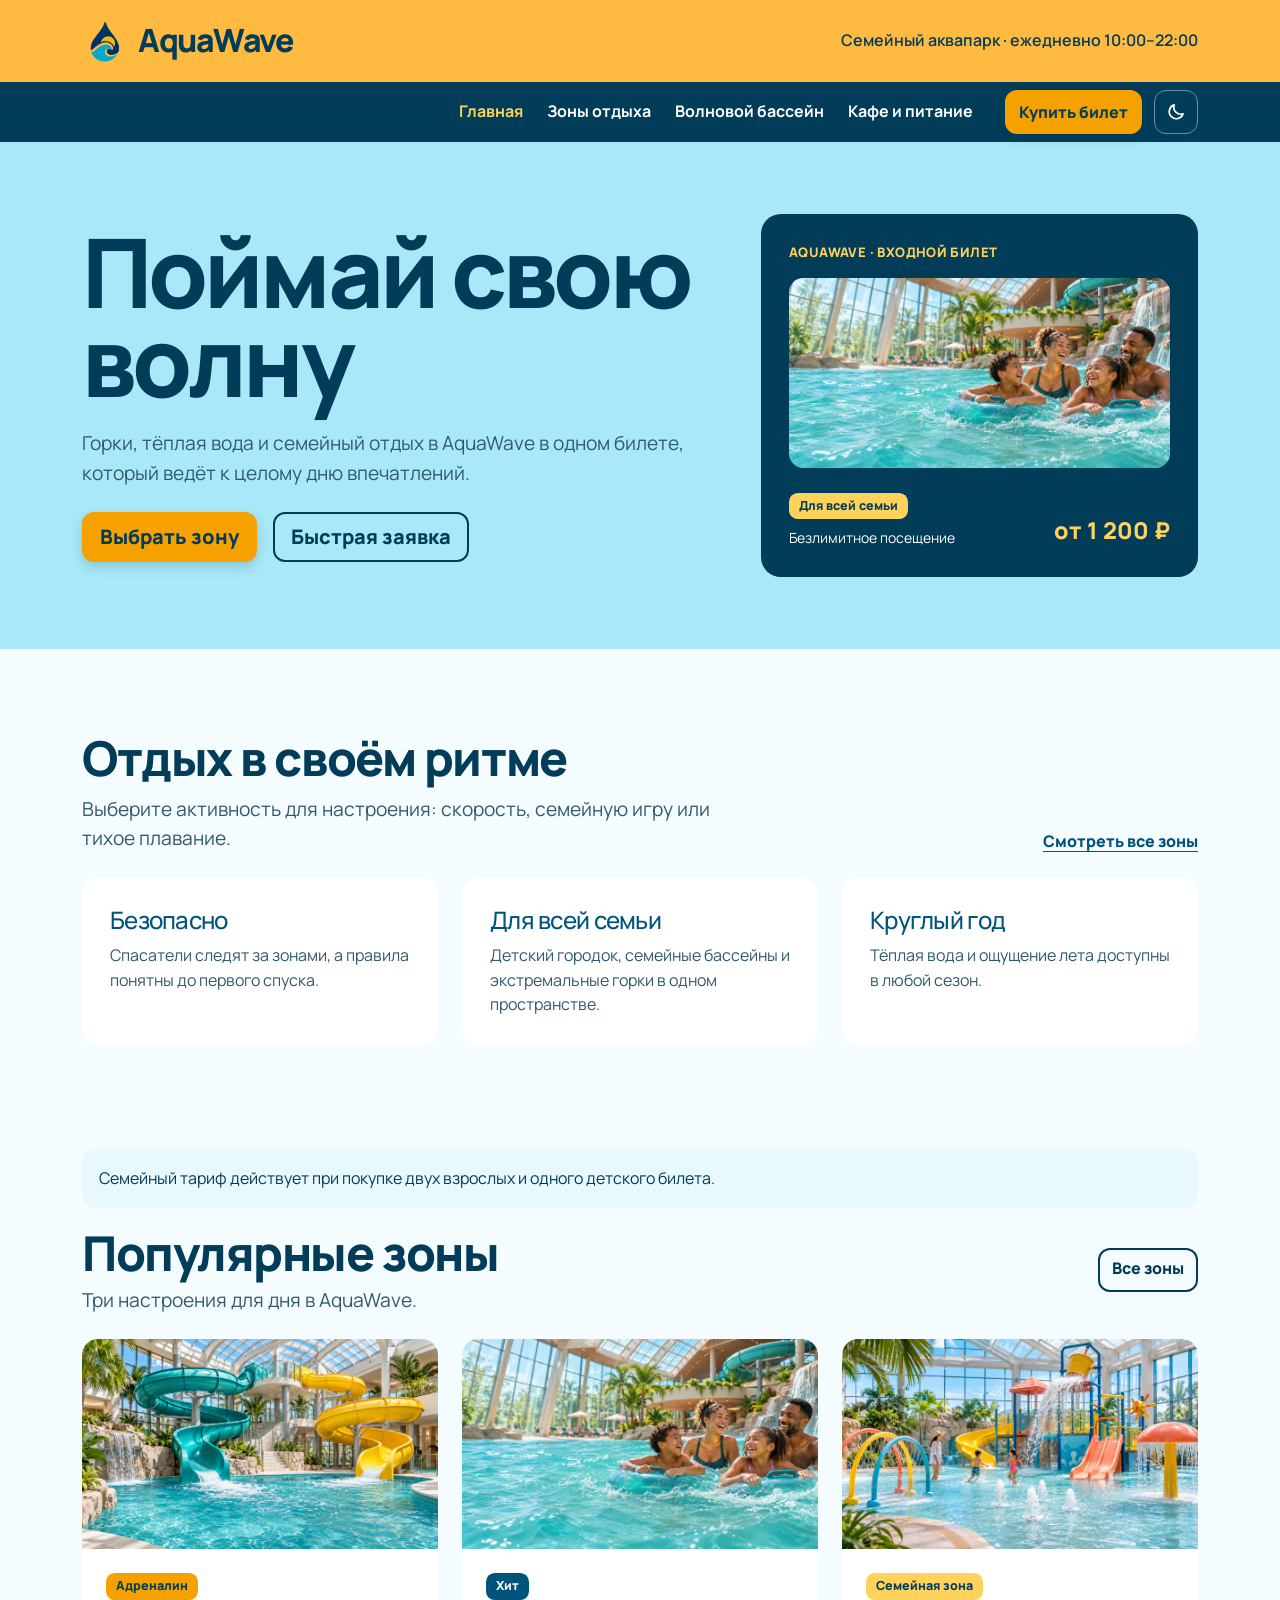
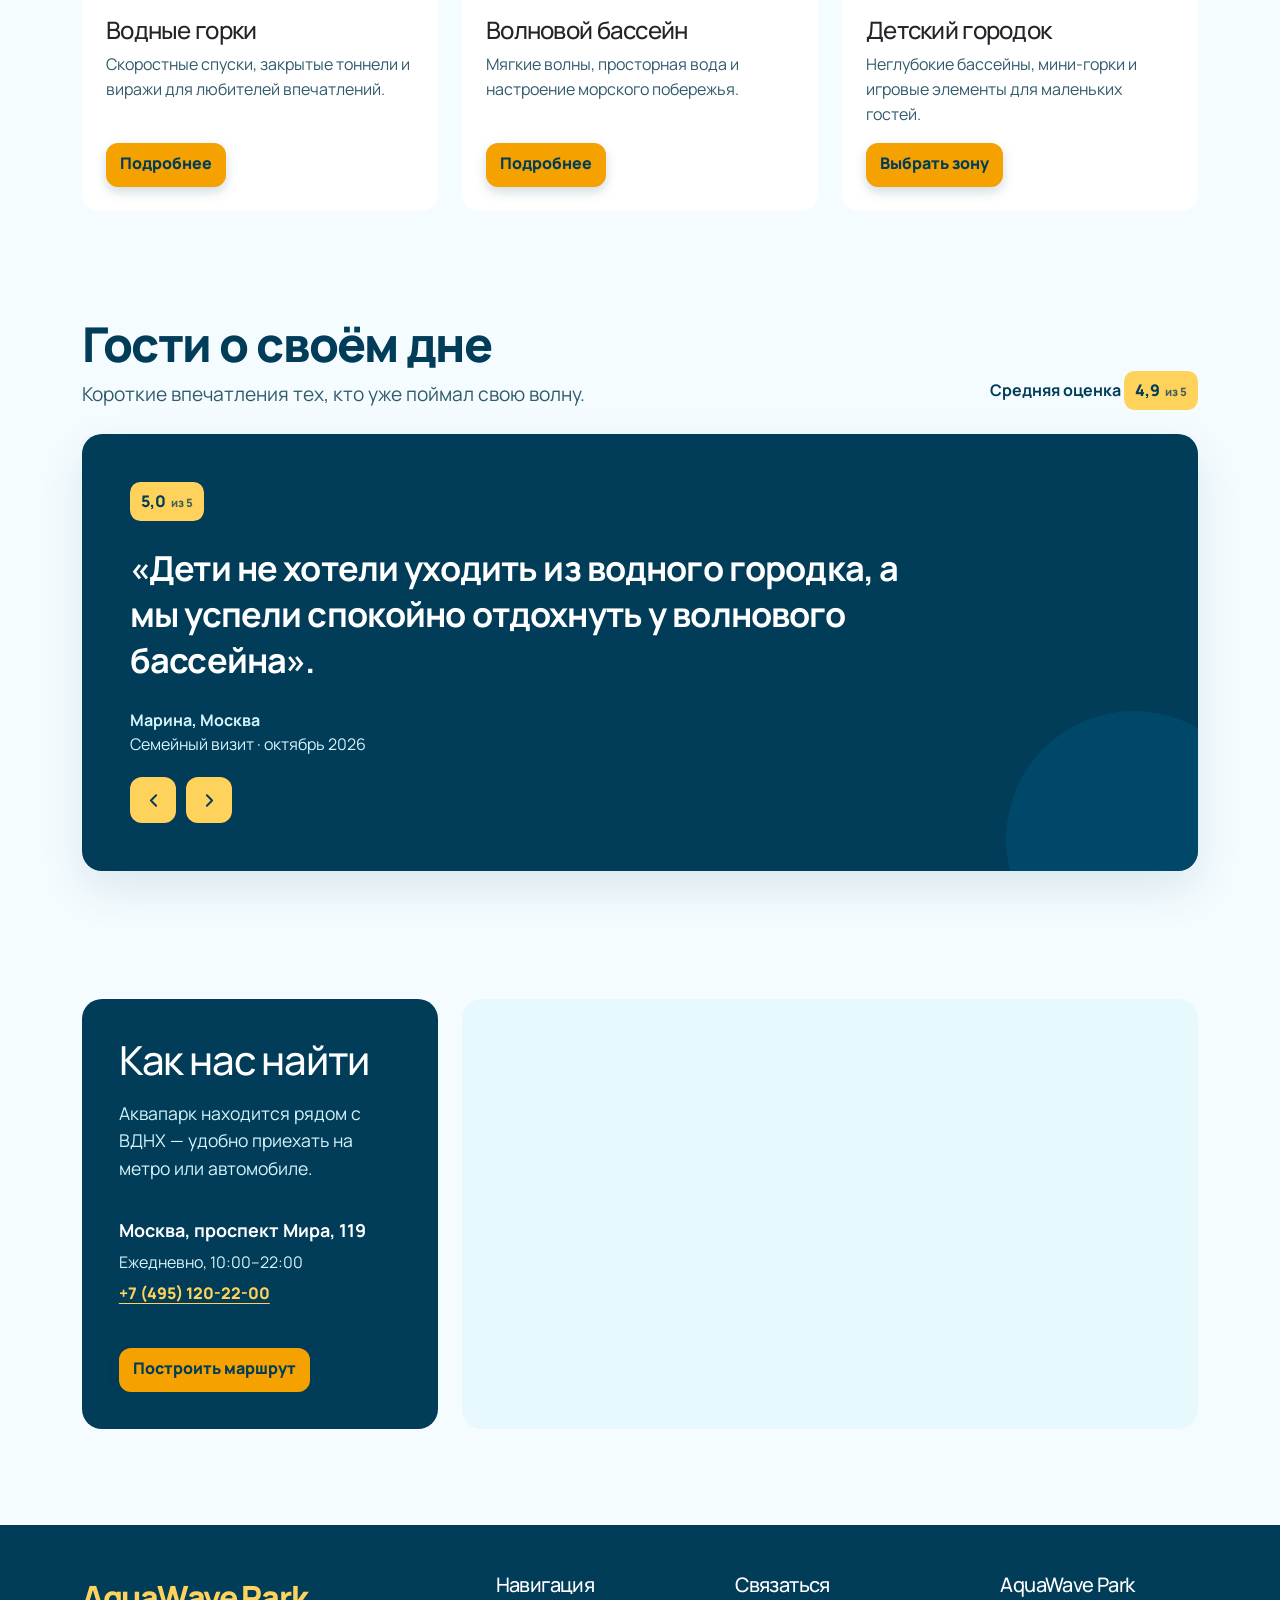
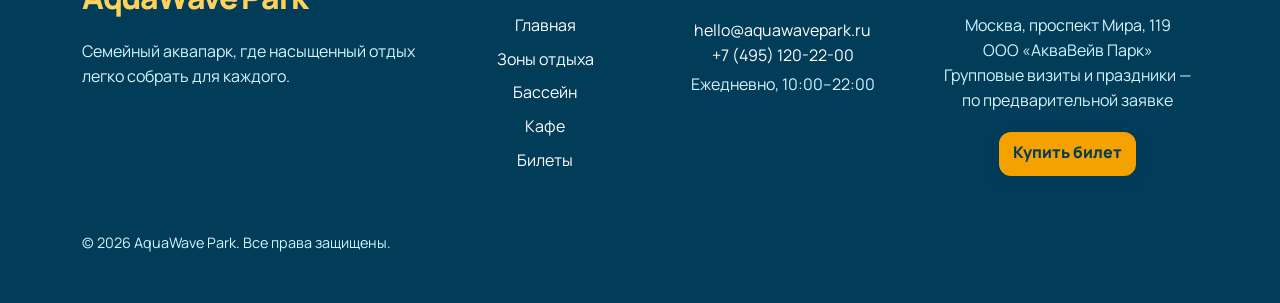
<file: index.html>
<!DOCTYPE html>
<html lang="ru">
<head>
  <meta charset="UTF-8">
  <meta name="viewport" content="width=device-width, initial-scale=1.0">
  <meta name="description" content="AquaWave: семейный аквапарк с горками, бассейнами и зонами отдыха.">
  <title>AquaWave: семейный аквапарк</title>
  <script>document.documentElement.dataset.theme=localStorage.getItem('aquawave-theme')||'light';</script>
  <link rel="preconnect" href="https://fonts.googleapis.com">
  <link rel="preconnect" href="https://fonts.gstatic.com" crossorigin>
  <link href="https://fonts.googleapis.com/css2?family=Manrope:wght@400;500;600;700;800&display=swap" rel="stylesheet">
  <link href="https://cdn.jsdelivr.net/npm/bootstrap@5.3.3/dist/css/bootstrap.min.css" rel="stylesheet">
  <link rel="stylesheet" href="css/custom.css">
</head>
<body id="top">
  <header class="site-header py-3">
    <div class="container">
      <div class="d-flex flex-column flex-md-row justify-content-between align-items-md-center gap-2">
        <a class="site-brand text-decoration-none" href="index.html"><img class="site-logo" src="assets/images/aquawave-logo.png" alt="" width="48" height="48" aria-hidden="true">AquaWave</a>
        <p class="mb-0 fw-semibold">Семейный аквапарк · ежедневно 10:00–22:00</p>
      </div>
    </div>
  </header>

  <nav class="navbar navbar-expand-lg navbar-dark site-navbar" aria-label="Основная навигация">
    <div class="container">
      <a class="navbar-brand d-lg-none fw-bold" href="index.html"><img class="site-logo site-logo--mobile" src="assets/images/aquawave-logo.png" alt="" width="36" height="36" aria-hidden="true">AquaWave</a>
      <button class="navbar-toggler" type="button" data-bs-toggle="collapse" data-bs-target="#mainNavbar" aria-controls="mainNavbar" aria-expanded="false" aria-label="Открыть меню">
        <span class="navbar-toggler-icon"></span>
      </button>
      <div class="collapse navbar-collapse" id="mainNavbar">
        <ul class="navbar-nav ms-auto align-items-lg-center gap-lg-2">
          <li class="nav-item"><a class="nav-link active" aria-current="page" href="index.html">Главная</a></li>
          <li class="nav-item"><a class="nav-link" href="catalog.html">Зоны отдыха</a></li>
          <li class="nav-item"><a class="nav-link" href="product.html">Волновой бассейн</a></li>
          <li class="nav-item"><a class="nav-link" href="cafe.html">Кафе и питание</a></li>
          <li class="nav-item"><a class="nav-link" href="order.html">Заявка</a></li>
          <li class="nav-item ms-lg-2"><button class="btn btn-wave-light" type="button" data-bs-toggle="modal" data-bs-target="#quickOrderModal">Купить билет</button></li>
        </ul>
      </div>
    </div>
  </nav>

  <main>
    <section class="container-fluid site-hero py-5 px-3" aria-labelledby="hero-title">
      <div class="container py-lg-4">
        <div class="row align-items-center g-5">
          <div class="col-12 col-lg-7 reveal">
            <h1 class="hero-title mb-4" id="hero-title">Поймай свою волну</h1>
            <p class="hero-text mb-4">Горки, тёплая вода и семейный отдых в AquaWave в одном билете, который ведёт к целому дню впечатлений.</p>
            <div class="d-flex flex-column flex-sm-row gap-3">
              <a class="btn btn-wave-primary btn-lg" href="catalog.html">Выбрать зону</a>
              <button class="btn btn-wave-outline btn-lg" type="button" data-bs-toggle="modal" data-bs-target="#quickOrderModal">Быстрая заявка</button>
            </div>
          </div>
          <div class="col-12 col-lg-5 reveal">
            <div class="ticket-card mx-auto">
              <p class="ticket-label">AquaWave · входной билет</p>
              <img class="ticket-image" src="assets/images/aquawave-hero.png" alt="Семья отдыхает в аквапарке AquaWave" width="960" height="640">
              <div class="d-flex justify-content-between align-items-end gap-3 mt-4">
                <div><span class="badge badge-family">Для всей семьи</span><p class="mb-0 mt-2 small">Безлимитное посещение</p></div>
                <p class="ticket-price mb-0">от 1 200 ₽</p>
              </div>
            </div>
          </div>
        </div>
      </div>
    </section>

    <section class="container section-space" aria-labelledby="advantages-title">
      <div class="row align-items-end g-4 mb-4">
        <div class="col-lg-7">
          <h2 id="advantages-title">Отдых в своём ритме</h2>
          <p class="section-lead mb-0">Выберите активность для настроения: скорость, семейную игру или тихое плавание.</p>
        </div>
        <div class="col-lg-5 text-lg-end"><a class="link-wave" href="catalog.html">Смотреть все зоны</a></div>
      </div>
      <div class="row g-4">
        <div class="col-12 col-md-4"><article class="feature-panel h-100 reveal"><h3 class="h4">Безопасно</h3><p class="mb-0">Спасатели следят за зонами, а правила понятны до первого спуска.</p></article></div>
        <div class="col-12 col-md-4"><article class="feature-panel h-100 reveal"><h3 class="h4">Для всей семьи</h3><p class="mb-0">Детский городок, семейные бассейны и экстремальные горки в одном пространстве.</p></article></div>
        <div class="col-12 col-md-4"><article class="feature-panel h-100 reveal"><h3 class="h4">Круглый год</h3><p class="mb-0">Тёплая вода и ощущение лета доступны в любой сезон.</p></article></div>
      </div>
    </section>

    <section class="container section-space" aria-labelledby="zones-title">
      <div class="alert alert-wave reveal" role="alert">Семейный тариф действует при покупке двух взрослых и одного детского билета.</div>
      <div class="d-flex flex-column flex-sm-row justify-content-between align-items-sm-center gap-3 mb-4">
        <div><h2 class="mb-1" id="zones-title">Популярные зоны</h2><p class="section-lead mb-0">Три настроения для дня в AquaWave.</p></div>
        <a class="btn btn-wave-outline" href="catalog.html">Все зоны</a>
      </div>
      <div class="row g-4">
        <div class="col-12 col-md-6 col-lg-4"><article class="card zone-card h-100 reveal"><img class="card-img-top zone-image" src="assets/images/aquawave-slides.png" alt="Водные горки AquaWave" width="800" height="480" loading="lazy"><div class="card-body d-flex flex-column p-4"><span class="badge badge-orange align-self-start mb-3">Адреналин</span><h3 class="h4">Водные горки</h3><p class="card-text">Скоростные спуски, закрытые тоннели и виражи для любителей впечатлений.</p><a class="btn btn-wave-outline mt-auto align-self-start" href="product.html">Подробнее</a></div></article></div>
        <div class="col-12 col-md-6 col-lg-4"><article class="card zone-card h-100 reveal"><img class="card-img-top zone-image" src="assets/images/aquawave-hero.png" alt="Семейный отдых в волновом бассейне AquaWave" width="800" height="480" loading="lazy"><div class="card-body d-flex flex-column p-4"><span class="badge badge-blue align-self-start mb-3">Хит</span><h3 class="h4">Волновой бассейн</h3><p class="card-text">Мягкие волны, просторная вода и настроение морского побережья.</p><a class="btn btn-wave-primary mt-auto align-self-start" href="product.html">Подробнее</a></div></article></div>
        <div class="col-12 col-md-6 col-lg-4"><article class="card zone-card h-100 reveal"><img class="card-img-top zone-image" src="assets/images/aquawave-kids.png" alt="Детский водный городок AquaWave" width="800" height="480" loading="lazy"><div class="card-body d-flex flex-column p-4"><span class="badge badge-family align-self-start mb-3">Семейная зона</span><h3 class="h4">Детский городок</h3><p class="card-text">Неглубокие бассейны, мини-горки и игровые элементы для маленьких гостей.</p><a class="btn btn-wave-outline mt-auto align-self-start" href="catalog.html">Выбрать зону</a></div></article></div>
      </div>
    </section>

    <section class="container section-space pb-5" aria-labelledby="reviews-title">
      <div class="row align-items-end g-3 mb-4">
        <div class="col-lg-8"><h2 id="reviews-title">Гости о своём дне</h2><p class="section-lead mb-0">Короткие впечатления тех, кто уже поймал свою волну.</p></div>
        <div class="col-lg-4 text-lg-end"><p class="mb-0 fw-bold">Средняя оценка <span class="review-score">4,9 <small>из 5</small></span></p></div>
      </div>
      <div class="reviews-shell reveal">
        <div id="guestReviews" class="carousel slide" data-bs-ride="carousel" data-bs-interval="7000" data-bs-pause="hover">
          <div class="carousel-inner">
            <article class="carousel-item active">
              <div class="review-slide">
                <span class="review-score" aria-label="Оценка 5 из 5">5,0 <small>из 5</small></span>
                <blockquote class="review-quote">«Дети не хотели уходить из водного городка, а мы успели спокойно отдохнуть у волнового бассейна».</blockquote>
                <p class="review-author mb-0"><strong>Марина, Москва</strong><br><span>Семейный визит · октябрь 2026</span></p>
              </div>
            </article>
            <article class="carousel-item">
              <div class="review-slide">
                <span class="review-score" aria-label="Оценка 4,8 из 5">4,8 <small>из 5</small></span>
                <blockquote class="review-quote">«Горки бодрые, очереди двигались быстро. Особенно понравился закрытый тоннель — вернулись на него трижды».</blockquote>
                <p class="review-author mb-0"><strong>Илья, Химки</strong><br><span>Визит с друзьями · сентябрь 2026</span></p>
              </div>
            </article>
            <article class="carousel-item">
              <div class="review-slide">
                <span class="review-score" aria-label="Оценка 5 из 5">5,0 <small>из 5</small></span>
                <blockquote class="review-quote">«Чисто, тепло и всё рядом: после ленивой реки зашли в кафе, а день завершили в SPA-зоне».</blockquote>
                <p class="review-author mb-0"><strong>Ольга, Балашиха</strong><br><span>Парный визит · август 2026</span></p>
              </div>
            </article>
          </div>
          <div class="review-controls" aria-label="Управление отзывами">
            <button class="carousel-control-prev review-control" type="button" data-bs-target="#guestReviews" data-bs-slide="prev" aria-label="Предыдущий отзыв"><svg viewBox="0 0 24 24" aria-hidden="true"><path d="m15 18-6-6 6-6"></path></svg></button>
            <button class="carousel-control-next review-control" type="button" data-bs-target="#guestReviews" data-bs-slide="next" aria-label="Следующий отзыв"><svg viewBox="0 0 24 24" aria-hidden="true"><path d="m9 18 6-6-6-6"></path></svg></button>
          </div>
        </div>
      </div>
    </section>

    <section class="container section-space pb-5" aria-labelledby="location-title">
      <div class="row g-4 align-items-stretch">
        <div class="col-12 col-lg-4">
          <div class="visit-panel h-100 reveal">
            <div>
              <h2 class="h1 mb-3" id="location-title">Как нас найти</h2>
              <p class="visit-panel__lead">Аквапарк находится рядом с ВДНХ — удобно приехать на метро или автомобиле.</p>
            </div>
            <address class="visit-address mb-4">
              <strong>Москва, проспект Мира, 119</strong>
              <span>Ежедневно, 10:00–22:00</span>
              <a href="tel:+74951202200">+7 (495) 120-22-00</a>
            </address>
            <a class="btn btn-wave-primary align-self-start" href="https://yandex.ru/maps/?ll=37.633900%2C55.829900&amp;mode=routes&amp;rtext=~55.829900%2C37.633900&amp;rtt=auto&amp;z=16" target="_blank" rel="noopener noreferrer">Построить маршрут</a>
          </div>
        </div>
        <div class="col-12 col-lg-8">
          <div class="map-frame reveal">
            <iframe src="https://yandex.ru/map-widget/v1/?ll=37.633900%2C55.829900&amp;z=16&amp;pt=37.633900%2C55.829900%2Cpm2rdm" width="960" height="480" loading="lazy" title="AquaWave Park на карте Москвы" allowfullscreen></iframe>
          </div>
        </div>
      </div>
    </section>
  </main>

  <footer class="site-footer py-5 mt-5">
    <div class="container"><div class="row g-4"><div class="col-12 col-md-6 col-lg-4"><a class="footer-brand" href="index.html">AquaWave Park</a><p class="footer-copy mb-0">Семейный аквапарк, где насыщенный отдых легко собрать для каждого.</p></div><div class="col-12 col-sm-6 col-lg-2"><h2 class="h5 mb-3">Навигация</h2><ul class="list-unstyled footer-links mb-0"><li><a href="index.html">Главная</a></li><li><a href="catalog.html">Зоны отдыха</a></li><li><a href="product.html">Бассейн</a></li><li><a href="cafe.html">Кафе</a></li><li><a href="order.html">Билеты</a></li></ul></div><div class="col-12 col-sm-6 col-lg-3"><h2 class="h5 mb-3">Связаться</h2><address class="footer-copy mb-0"><a href="tel:+74951202200">+7 (495) 120-22-00</a><span><a href="mailto:hello@aquawavepark.ru">hello@aquawavepark.ru</a></span><span>Ежедневно, 10:00–22:00</span></address></div><div class="col-12 col-lg-3"><h2 class="h5 mb-3">AquaWave Park</h2><p class="footer-copy mb-0">Москва, проспект Мира, 119<br>ООО «АкваВейв Парк»<br>Групповые визиты и праздники — по предварительной заявке</p></div></div><p class="footer-copy footer-note mb-0">© 2026 AquaWave Park. Все права защищены.</p></div>
  </footer>

  <div class="modal fade" id="quickOrderModal" tabindex="-1" aria-labelledby="quickOrderModalTitle" aria-hidden="true"><div class="modal-dialog modal-dialog-centered"><div class="modal-content"><div class="modal-header"><h2 class="modal-title fs-4" id="quickOrderModalTitle">Быстрая заявка</h2><button type="button" class="btn-close" data-bs-dismiss="modal" aria-label="Закрыть"></button></div><form class="quick-order-form"><div class="modal-body"><p class="mb-3">Оставьте контакты, полная форма доступна на отдельной странице.</p><label class="form-label" for="quickName">Имя</label><input class="form-control mb-3" id="quickName" name="name" required><label class="form-label" for="quickEmail">E-mail</label><input class="form-control" type="email" id="quickEmail" name="email" required><div class="alert alert-success d-none mt-3 mb-0" role="status">Заявка принята. Спасибо!</div></div><div class="modal-footer"><a class="btn btn-wave-outline" href="order.html">Полная форма</a><button class="btn btn-wave-primary" type="submit">Отправить</button></div></form></div></div></div>
  <script src="https://cdn.jsdelivr.net/npm/bootstrap@5.3.3/dist/js/bootstrap.bundle.min.js"></script>
  <script src="js/main.js"></script>
</body>
</html>
</file>
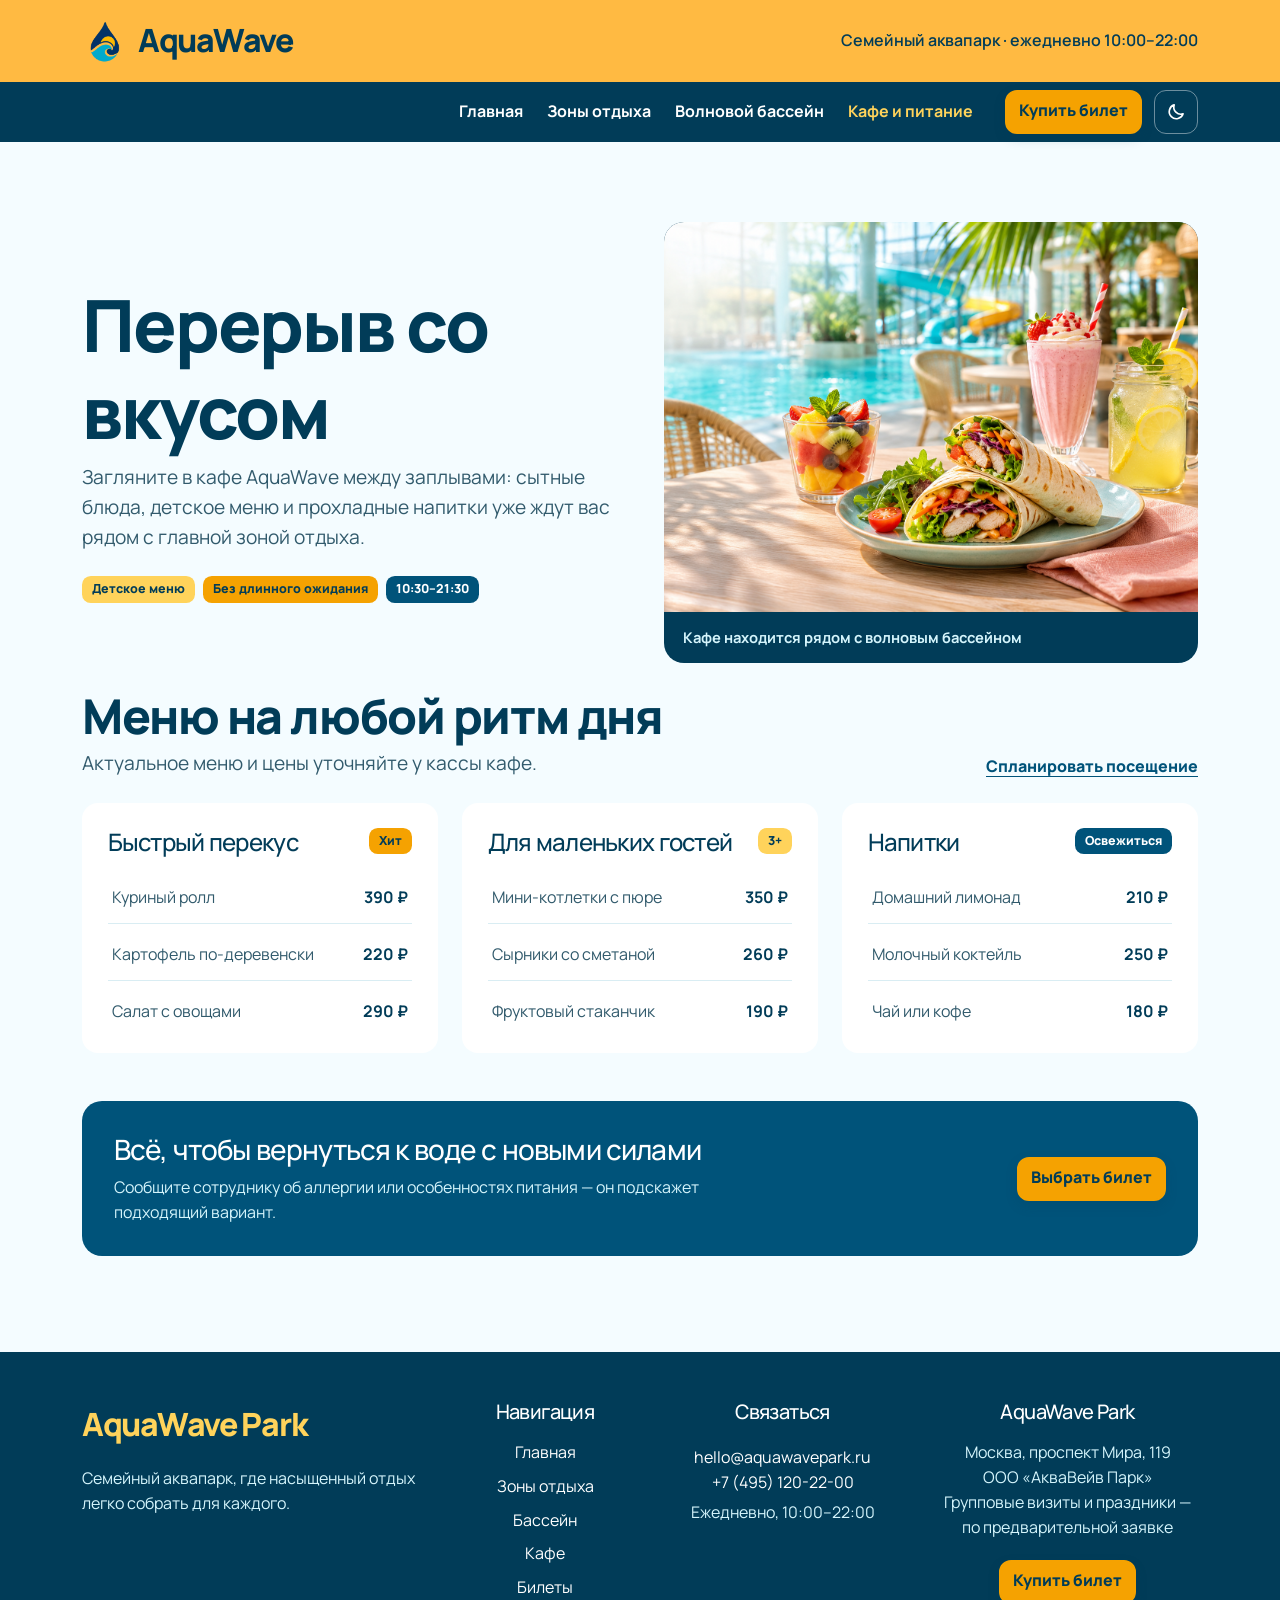
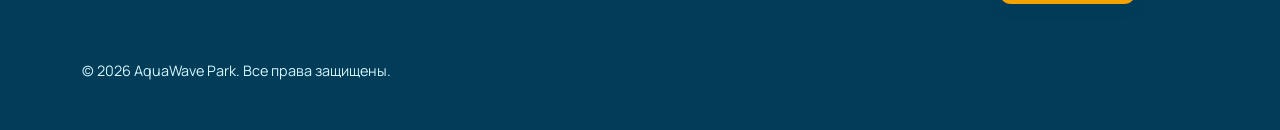
<file: cafe.html>
<!DOCTYPE html>
<html lang="ru">
<head>
  <meta charset="UTF-8">
  <meta name="viewport" content="width=device-width, initial-scale=1.0">
  <meta name="description" content="Кафе AquaWave: блюда, напитки и семейное меню в аквапарке.">
  <title>Кафе и питание: AquaWave</title>
  <script>document.documentElement.dataset.theme=localStorage.getItem('aquawave-theme')||'light';</script>
  <link rel="preconnect" href="https://fonts.googleapis.com">
  <link rel="preconnect" href="https://fonts.gstatic.com" crossorigin>
  <link href="https://fonts.googleapis.com/css2?family=Manrope:wght@400;500;600;700;800&display=swap" rel="stylesheet">
  <link href="https://cdn.jsdelivr.net/npm/bootstrap@5.3.3/dist/css/bootstrap.min.css" rel="stylesheet">
  <link rel="stylesheet" href="css/custom.css">
</head>
<body>
  <header class="site-header py-3">
    <div class="container">
      <div class="d-flex flex-column flex-md-row justify-content-between align-items-md-center gap-2">
        <a class="site-brand text-decoration-none" href="index.html"><img class="site-logo" src="assets/images/aquawave-logo.png" alt="" width="48" height="48" aria-hidden="true">AquaWave</a>
        <p class="mb-0 fw-semibold">Семейный аквапарк · ежедневно 10:00–22:00</p>
      </div>
    </div>
  </header>

  <nav class="navbar navbar-expand-lg navbar-dark site-navbar" aria-label="Основная навигация">
    <div class="container">
      <a class="navbar-brand d-lg-none fw-bold" href="index.html"><img class="site-logo site-logo--mobile" src="assets/images/aquawave-logo.png" alt="" width="36" height="36" aria-hidden="true">AquaWave</a>
      <button class="navbar-toggler" type="button" data-bs-toggle="collapse" data-bs-target="#mainNavbar" aria-controls="mainNavbar" aria-expanded="false" aria-label="Открыть меню"><span class="navbar-toggler-icon"></span></button>
      <div class="collapse navbar-collapse" id="mainNavbar">
        <ul class="navbar-nav ms-auto align-items-lg-center gap-lg-2">
          <li class="nav-item"><a class="nav-link" href="index.html">Главная</a></li>
          <li class="nav-item"><a class="nav-link" href="catalog.html">Зоны отдыха</a></li>
          <li class="nav-item"><a class="nav-link" href="product.html">Волновой бассейн</a></li>
          <li class="nav-item"><a class="nav-link active" aria-current="page" href="cafe.html">Кафе и питание</a></li>
          <li class="nav-item"><a class="nav-link" href="order.html">Заявка</a></li>
          <li class="nav-item ms-lg-2"><a class="btn btn-wave-light" href="order.html">Купить билет</a></li>
        </ul>
      </div>
    </div>
  </nav>

  <main>
    <section class="container section-space" aria-labelledby="cafe-title">
      <div class="row align-items-center g-5">
        <div class="col-lg-6">
          <h1 id="cafe-title">Перерыв со вкусом</h1>
          <p class="section-lead mb-4">Загляните в кафе AquaWave между заплывами: сытные блюда, детское меню и прохладные напитки уже ждут вас рядом с главной зоной отдыха.</p>
          <div class="d-flex flex-wrap gap-2" aria-label="Преимущества кафе">
            <span class="badge badge-family">Детское меню</span>
            <span class="badge badge-orange">Без длинного ожидания</span>
            <span class="badge badge-blue">10:30–21:30</span>
          </div>
        </div>
        <div class="col-lg-6">
          <figure class="cafe-photo mb-0 reveal">
            <img src="assets/images/aquawave-cafe.png" alt="Роллы, лимонад и молочный коктейль в кафе AquaWave" width="1200" height="760">
            <figcaption>Кафе находится рядом с волновым бассейном</figcaption>
          </figure>
        </div>
      </div>
    </section>

    <section class="container pb-5" aria-labelledby="menu-title">
      <div class="d-flex flex-column flex-md-row justify-content-between align-items-md-end gap-3 mb-4">
        <div>
          <h2 id="menu-title" class="mb-1">Меню на любой ритм дня</h2>
          <p class="section-lead mb-0">Актуальное меню и цены уточняйте у кассы кафе.</p>
        </div>
        <a class="link-wave" href="order.html">Спланировать посещение</a>
      </div>
      <div class="row g-4">
        <div class="col-12 col-md-6 col-xl-4">
          <article class="menu-panel h-100 reveal">
            <div class="d-flex justify-content-between align-items-start gap-3 mb-4"><h3 class="h4 mb-0">Быстрый перекус</h3><span class="badge badge-orange">Хит</span></div>
            <ul class="menu-list list-unstyled mb-0">
              <li><span>Куриный ролл</span><strong>390 ₽</strong></li>
              <li><span>Картофель по-деревенски</span><strong>220 ₽</strong></li>
              <li><span>Салат с овощами</span><strong>290 ₽</strong></li>
            </ul>
          </article>
        </div>
        <div class="col-12 col-md-6 col-xl-4">
          <article class="menu-panel h-100 reveal">
            <div class="d-flex justify-content-between align-items-start gap-3 mb-4"><h3 class="h4 mb-0">Для маленьких гостей</h3><span class="badge badge-family">3+</span></div>
            <ul class="menu-list list-unstyled mb-0">
              <li><span>Мини-котлетки с пюре</span><strong>350 ₽</strong></li>
              <li><span>Сырники со сметаной</span><strong>260 ₽</strong></li>
              <li><span>Фруктовый стаканчик</span><strong>190 ₽</strong></li>
            </ul>
          </article>
        </div>
        <div class="col-12 col-md-6 col-xl-4">
          <article class="menu-panel h-100 reveal">
            <div class="d-flex justify-content-between align-items-start gap-3 mb-4"><h3 class="h4 mb-0">Напитки</h3><span class="badge badge-blue">Освежиться</span></div>
            <ul class="menu-list list-unstyled mb-0">
              <li><span>Домашний лимонад</span><strong>210 ₽</strong></li>
              <li><span>Молочный коктейль</span><strong>250 ₽</strong></li>
              <li><span>Чай или кофе</span><strong>180 ₽</strong></li>
            </ul>
          </article>
        </div>
      </div>
    </section>

    <section class="container pb-5" aria-labelledby="cafe-info-title">
      <div class="cafe-info reveal">
        <div>
          <h2 id="cafe-info-title" class="h3 mb-2">Всё, чтобы вернуться к воде с новыми силами</h2>
          <p class="mb-0">Сообщите сотруднику об аллергии или особенностях питания — он подскажет подходящий вариант.</p>
        </div>
        <a class="btn btn-wave-primary" href="order.html">Выбрать билет</a>
      </div>
    </section>
  </main>

  <footer class="site-footer py-5 mt-5">
    <div class="container"><div class="row g-4"><div class="col-12 col-md-6 col-lg-4"><a class="footer-brand" href="index.html">AquaWave Park</a><p class="footer-copy mb-0">Семейный аквапарк, где насыщенный отдых легко собрать для каждого.</p></div><div class="col-12 col-sm-6 col-lg-2"><h2 class="h5 mb-3">Навигация</h2><ul class="list-unstyled footer-links mb-0"><li><a href="index.html">Главная</a></li><li><a href="catalog.html">Зоны отдыха</a></li><li><a href="product.html">Бассейн</a></li><li><a href="cafe.html">Кафе</a></li><li><a href="order.html">Билеты</a></li></ul></div><div class="col-12 col-sm-6 col-lg-3"><h2 class="h5 mb-3">Связаться</h2><address class="footer-copy mb-0"><a href="tel:+74951202200">+7 (495) 120-22-00</a><span><a href="mailto:hello@aquawavepark.ru">hello@aquawavepark.ru</a></span><span>Ежедневно, 10:00–22:00</span></address></div><div class="col-12 col-lg-3"><h2 class="h5 mb-3">AquaWave Park</h2><p class="footer-copy mb-0">Москва, проспект Мира, 119<br>ООО «АкваВейв Парк»<br>Групповые визиты и праздники — по предварительной заявке</p></div></div><p class="footer-copy footer-note mb-0">© 2026 AquaWave Park. Все права защищены.</p></div>
  </footer>
  <script src="https://cdn.jsdelivr.net/npm/bootstrap@5.3.3/dist/js/bootstrap.bundle.min.js"></script>
  <script src="js/main.js"></script>
</body>
</html>
</file>
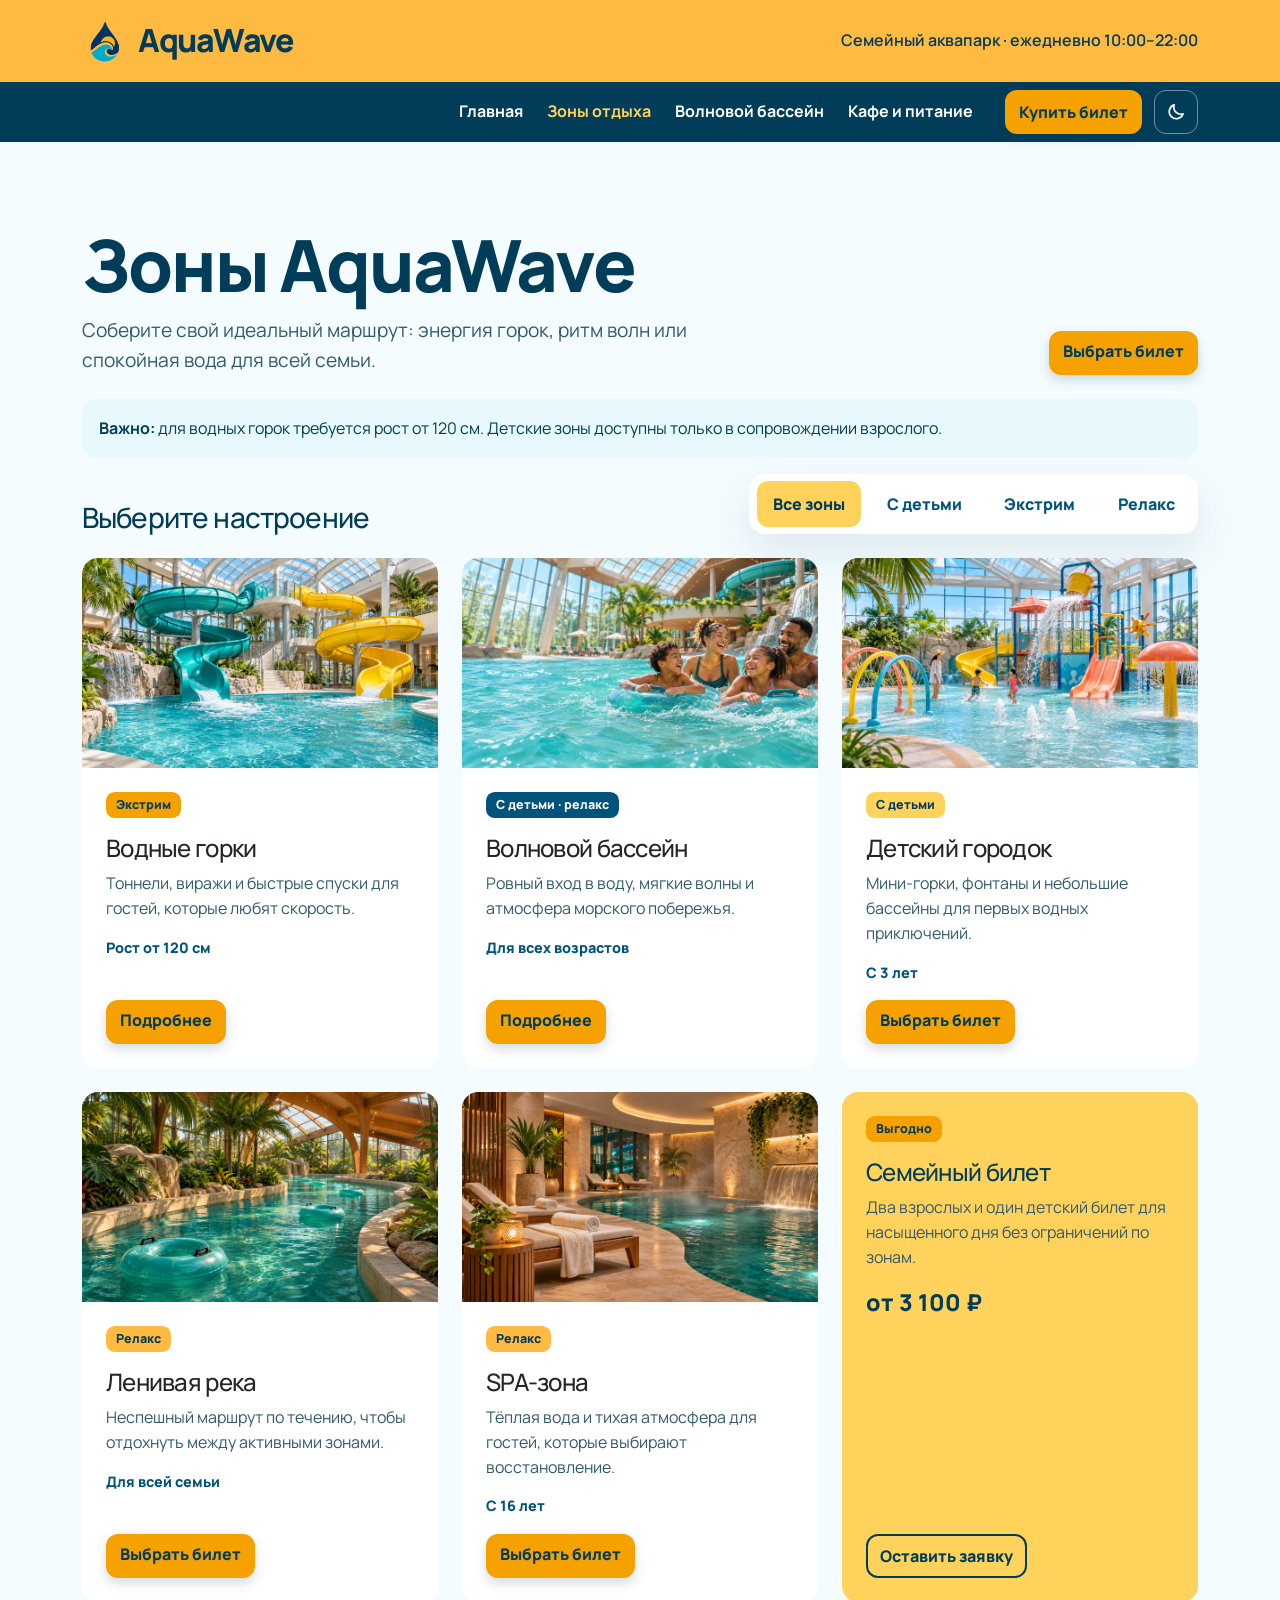
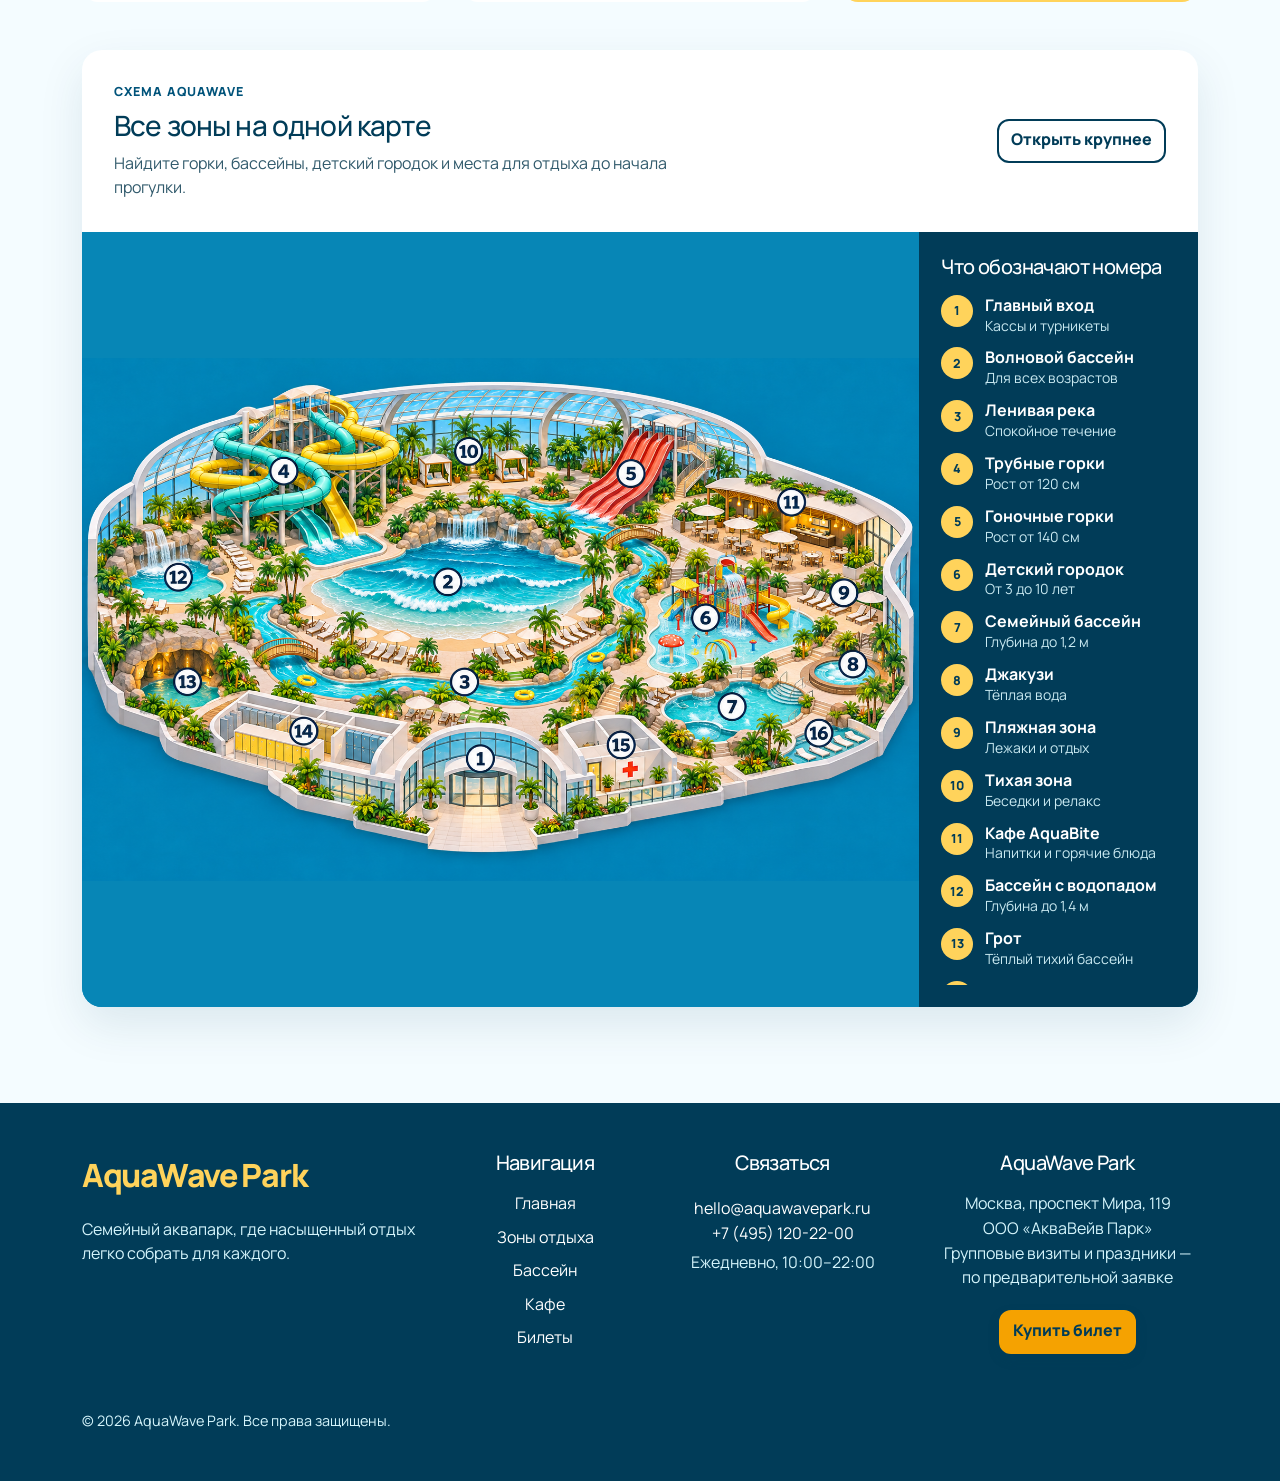
<file: catalog.html>
<!DOCTYPE html>
<html lang="ru">
<head>
  <meta charset="UTF-8"><meta name="viewport" content="width=device-width, initial-scale=1.0"><meta name="description" content="Каталог зон и развлечений AquaWave."><title>Зоны отдыха: AquaWave</title><script>document.documentElement.dataset.theme=localStorage.getItem('aquawave-theme')||'light';</script>
  <link rel="preconnect" href="https://fonts.googleapis.com"><link rel="preconnect" href="https://fonts.gstatic.com" crossorigin><link href="https://fonts.googleapis.com/css2?family=Manrope:wght@400;500;600;700;800&display=swap" rel="stylesheet"><link href="https://cdn.jsdelivr.net/npm/bootstrap@5.3.3/dist/css/bootstrap.min.css" rel="stylesheet"><link rel="stylesheet" href="css/custom.css">
</head>
<body>
  <header class="site-header py-3"><div class="container"><div class="d-flex flex-column flex-md-row justify-content-between align-items-md-center gap-2"><a class="site-brand text-decoration-none" href="index.html"><img class="site-logo" src="assets/images/aquawave-logo.png" alt="" width="48" height="48" aria-hidden="true">AquaWave</a><p class="mb-0 fw-semibold">Семейный аквапарк · ежедневно 10:00–22:00</p></div></div></header>
  <nav class="navbar navbar-expand-lg navbar-dark site-navbar" aria-label="Основная навигация"><div class="container"><a class="navbar-brand d-lg-none fw-bold" href="index.html"><img class="site-logo site-logo--mobile" src="assets/images/aquawave-logo.png" alt="" width="36" height="36" aria-hidden="true">AquaWave</a><button class="navbar-toggler" type="button" data-bs-toggle="collapse" data-bs-target="#mainNavbar" aria-controls="mainNavbar" aria-expanded="false" aria-label="Открыть меню"><span class="navbar-toggler-icon"></span></button><div class="collapse navbar-collapse" id="mainNavbar"><ul class="navbar-nav ms-auto align-items-lg-center gap-lg-2"><li class="nav-item"><a class="nav-link" href="index.html">Главная</a></li><li class="nav-item"><a class="nav-link active" aria-current="page" href="catalog.html">Зоны отдыха</a></li><li class="nav-item"><a class="nav-link" href="product.html">Волновой бассейн</a></li><li class="nav-item"><a class="nav-link" href="cafe.html">Кафе и питание</a></li><li class="nav-item"><a class="nav-link" href="order.html">Заявка</a></li><li class="nav-item ms-lg-2"><button class="btn btn-wave-light" type="button" data-bs-toggle="modal" data-bs-target="#quickOrderModal">Купить билет</button></li></ul></div></div></nav>
  <main>
    <section class="container page-intro section-space" aria-labelledby="catalog-title">
      <div class="row align-items-end g-4">
        <div class="col-lg-8"><h1 id="catalog-title">Зоны AquaWave</h1><p class="section-lead mb-0">Соберите свой идеальный маршрут: энергия горок, ритм волн или спокойная вода для всей семьи.</p></div>
        <div class="col-lg-4 text-lg-end"><a class="btn btn-wave-primary" href="order.html">Выбрать билет</a></div>
      </div>
    </section>
    <section class="container pb-5" aria-labelledby="filter-title">
      <div class="alert alert-wave" role="alert"><strong>Важно:</strong> для водных горок требуется рост от 120 см. Детские зоны доступны только в сопровождении взрослого.</div>
      <div class="d-flex flex-column flex-lg-row justify-content-between align-items-lg-end gap-3 mb-4">
        <div><h2 class="h3 mb-0" id="filter-title">Выберите настроение</h2></div>
        <div class="zone-filter" data-zone-filter role="group" aria-label="Фильтр зон по настроению">
          <button class="zone-filter__button is-active" type="button" data-filter="all" aria-pressed="true">Все зоны</button>
          <button class="zone-filter__button" type="button" data-filter="family" aria-pressed="false">С детьми</button>
          <button class="zone-filter__button" type="button" data-filter="extreme" aria-pressed="false">Экстрим</button>
          <button class="zone-filter__button" type="button" data-filter="relax" aria-pressed="false">Релакс</button>
        </div>
      </div>
      <div class="row g-4" data-zone-grid>
        <div class="col-12 col-md-6 col-lg-4 zone-card-wrap" data-moods="extreme"><article class="card zone-card h-100"><img class="card-img-top zone-image" src="assets/images/aquawave-slides.png" alt="Водные горки AquaWave" width="800" height="480" loading="lazy"><div class="card-body d-flex flex-column p-4"><span class="badge badge-orange align-self-start mb-3">Экстрим</span><h3 class="h4">Водные горки</h3><p class="card-text">Тоннели, виражи и быстрые спуски для гостей, которые любят скорость.</p><p class="zone-meta">Рост от 120 см</p><a class="btn btn-wave-outline mt-auto align-self-start" href="product.html">Подробнее</a></div></article></div>
        <div class="col-12 col-md-6 col-lg-4 zone-card-wrap" data-moods="family relax"><article class="card zone-card h-100"><img class="card-img-top zone-image" src="assets/images/aquawave-hero.png" alt="Семейный отдых в волновом бассейне AquaWave" width="800" height="480" loading="lazy"><div class="card-body d-flex flex-column p-4"><span class="badge badge-blue align-self-start mb-3">С детьми · релакс</span><h3 class="h4">Волновой бассейн</h3><p class="card-text">Ровный вход в воду, мягкие волны и атмосфера морского побережья.</p><p class="zone-meta">Для всех возрастов</p><a class="btn btn-wave-primary mt-auto align-self-start" href="product.html">Подробнее</a></div></article></div>
        <div class="col-12 col-md-6 col-lg-4 zone-card-wrap" data-moods="family"><article class="card zone-card h-100"><img class="card-img-top zone-image" src="assets/images/aquawave-kids.png" alt="Детский водный городок AquaWave с мини-горками и фонтанами" width="800" height="480" loading="lazy"><div class="card-body d-flex flex-column p-4"><span class="badge badge-family align-self-start mb-3">С детьми</span><h3 class="h4">Детский городок</h3><p class="card-text">Мини-горки, фонтаны и небольшие бассейны для первых водных приключений.</p><p class="zone-meta">С 3 лет</p><a class="btn btn-wave-outline mt-auto align-self-start" href="order.html">Выбрать билет</a></div></article></div>
        <div class="col-12 col-md-6 col-lg-4 zone-card-wrap" data-moods="relax family"><article class="card zone-card h-100"><img class="card-img-top zone-image" src="assets/images/aquawave-lazy-river.png" alt="Ленивая река AquaWave с надувными кругами" width="800" height="480" loading="lazy"><div class="card-body d-flex flex-column p-4"><span class="badge badge-gold align-self-start mb-3">Релакс</span><h3 class="h4">Ленивая река</h3><p class="card-text">Неспешный маршрут по течению, чтобы отдохнуть между активными зонами.</p><p class="zone-meta">Для всей семьи</p><a class="btn btn-wave-outline mt-auto align-self-start" href="order.html">Выбрать билет</a></div></article></div>
        <div class="col-12 col-md-6 col-lg-4 zone-card-wrap" data-moods="relax"><article class="card zone-card h-100"><img class="card-img-top zone-image" src="assets/images/aquawave-spa.png" alt="SPA-зона AquaWave с тёплым бассейном и лежаками" width="800" height="480" loading="lazy"><div class="card-body d-flex flex-column p-4"><span class="badge badge-gold align-self-start mb-3">Релакс</span><h3 class="h4">SPA-зона</h3><p class="card-text">Тёплая вода и тихая атмосфера для гостей, которые выбирают восстановление.</p><p class="zone-meta">С 16 лет</p><a class="btn btn-wave-outline mt-auto align-self-start" href="order.html">Выбрать билет</a></div></article></div>
        <div class="col-12 col-md-6 col-lg-4"><article class="card zone-card zone-card--ticket h-100"><div class="card-body d-flex flex-column p-4"><span class="badge badge-orange align-self-start mb-3">Выгодно</span><h3 class="h4">Семейный билет</h3><p class="card-text">Два взрослых и один детский билет для насыщенного дня без ограничений по зонам.</p><p class="ticket-price mb-4">от 3 100 ₽</p><button class="btn btn-wave-outline mt-auto align-self-start" type="button" data-bs-toggle="modal" data-bs-target="#quickOrderModal">Оставить заявку</button></div></article></div>
      </div>
      <article class="zone-map-card mt-5" aria-labelledby="zone-map-title">
        <div class="zone-map-card__header">
          <div>
            <p class="zone-map-card__eyebrow mb-2">Схема AquaWave</p>
            <h2 class="h3 mb-2" id="zone-map-title">Все зоны на одной карте</h2>
            <p class="mb-0">Найдите горки, бассейны, детский городок и места для отдыха до начала прогулки.</p>
          </div>
          <a class="btn btn-wave-outline flex-shrink-0" href="assets/images/aquawave-zone-map.png" target="_blank" rel="noopener">Открыть крупнее</a>
        </div>
        <div class="zone-map-card__body">
          <a class="zone-map-card__image-link" href="assets/images/aquawave-zone-map.png" target="_blank" rel="noopener" aria-label="Открыть карту зон AquaWave в полном размере">
            <img class="zone-map-card__image" src="assets/images/aquawave-zone-map.png" alt="Иллюстрированная схема аквапарка AquaWave с шестнадцатью пронумерованными зонами" width="1536" height="1024" loading="lazy">
          </a>
          <div class="zone-map-legend" aria-label="Расшифровка номеров на карте">
            <h3 class="h5 mb-3">Что обозначают номера</h3>
            <ol class="zone-map-legend__list">
              <li><span>1</span><div><strong>Главный вход</strong><small>Кассы и турникеты</small></div></li>
              <li><span>2</span><div><strong>Волновой бассейн</strong><small>Для всех возрастов</small></div></li>
              <li><span>3</span><div><strong>Ленивая река</strong><small>Спокойное течение</small></div></li>
              <li><span>4</span><div><strong>Трубные горки</strong><small>Рост от 120 см</small></div></li>
              <li><span>5</span><div><strong>Гоночные горки</strong><small>Рост от 140 см</small></div></li>
              <li><span>6</span><div><strong>Детский городок</strong><small>От 3 до 10 лет</small></div></li>
              <li><span>7</span><div><strong>Семейный бассейн</strong><small>Глубина до 1,2 м</small></div></li>
              <li><span>8</span><div><strong>Джакузи</strong><small>Тёплая вода</small></div></li>
              <li><span>9</span><div><strong>Пляжная зона</strong><small>Лежаки и отдых</small></div></li>
              <li><span>10</span><div><strong>Тихая зона</strong><small>Беседки и релакс</small></div></li>
              <li><span>11</span><div><strong>Кафе AquaBite</strong><small>Напитки и горячие блюда</small></div></li>
              <li><span>12</span><div><strong>Бассейн с водопадом</strong><small>Глубина до 1,4 м</small></div></li>
              <li><span>13</span><div><strong>Грот</strong><small>Тёплый тихий бассейн</small></div></li>
              <li><span>14</span><div><strong>Раздевалки</strong><small>Шкафчики и душевые</small></div></li>
              <li><span>15</span><div><strong>Медпункт</strong><small>Помощь посетителям</small></div></li>
              <li><span>16</span><div><strong>SPA-терраса</strong><small>Зона 16+</small></div></li>
            </ol>
          </div>
        </div>
      </article>
    </section>
  </main>
  <footer class="site-footer py-5 mt-5"><div class="container"><div class="row g-4"><div class="col-12 col-md-6 col-lg-4"><a class="footer-brand" href="index.html">AquaWave Park</a><p class="footer-copy mb-0">Семейный аквапарк, где насыщенный отдых легко собрать для каждого.</p></div><div class="col-12 col-sm-6 col-lg-2"><h2 class="h5 mb-3">Навигация</h2><ul class="list-unstyled footer-links mb-0"><li><a href="index.html">Главная</a></li><li><a href="catalog.html">Зоны отдыха</a></li><li><a href="product.html">Бассейн</a></li><li><a href="cafe.html">Кафе</a></li><li><a href="order.html">Билеты</a></li></ul></div><div class="col-12 col-sm-6 col-lg-3"><h2 class="h5 mb-3">Связаться</h2><address class="footer-copy mb-0"><a href="tel:+74951202200">+7 (495) 120-22-00</a><span><a href="mailto:hello@aquawavepark.ru">hello@aquawavepark.ru</a></span><span>Ежедневно, 10:00–22:00</span></address></div><div class="col-12 col-lg-3"><h2 class="h5 mb-3">AquaWave Park</h2><p class="footer-copy mb-0">Москва, проспект Мира, 119<br>ООО «АкваВейв Парк»<br>Групповые визиты и праздники — по предварительной заявке</p></div></div><p class="footer-copy footer-note mb-0">© 2026 AquaWave Park. Все права защищены.</p></div></footer>
  <div class="modal fade" id="quickOrderModal" tabindex="-1" aria-labelledby="quickOrderModalTitle" aria-hidden="true"><div class="modal-dialog modal-dialog-centered"><div class="modal-content"><div class="modal-header"><h2 class="modal-title fs-4" id="quickOrderModalTitle">Быстрая заявка</h2><button type="button" class="btn-close" data-bs-dismiss="modal" aria-label="Закрыть"></button></div><form class="quick-order-form"><div class="modal-body"><p class="mb-3">Оставьте контакты, мы поможем выбрать билет.</p><label class="form-label" for="quickName">Имя</label><input class="form-control mb-3" id="quickName" name="name" required><label class="form-label" for="quickEmail">E-mail</label><input class="form-control" type="email" id="quickEmail" name="email" required><div class="alert alert-success d-none mt-3 mb-0" role="status">Заявка принята. Спасибо!</div></div><div class="modal-footer"><a class="btn btn-wave-outline" href="order.html">Полная форма</a><button class="btn btn-wave-primary" type="submit">Отправить</button></div></form></div></div></div>
  <script src="https://cdn.jsdelivr.net/npm/bootstrap@5.3.3/dist/js/bootstrap.bundle.min.js"></script><script src="js/main.js"></script>
</body>
</html>
</file>
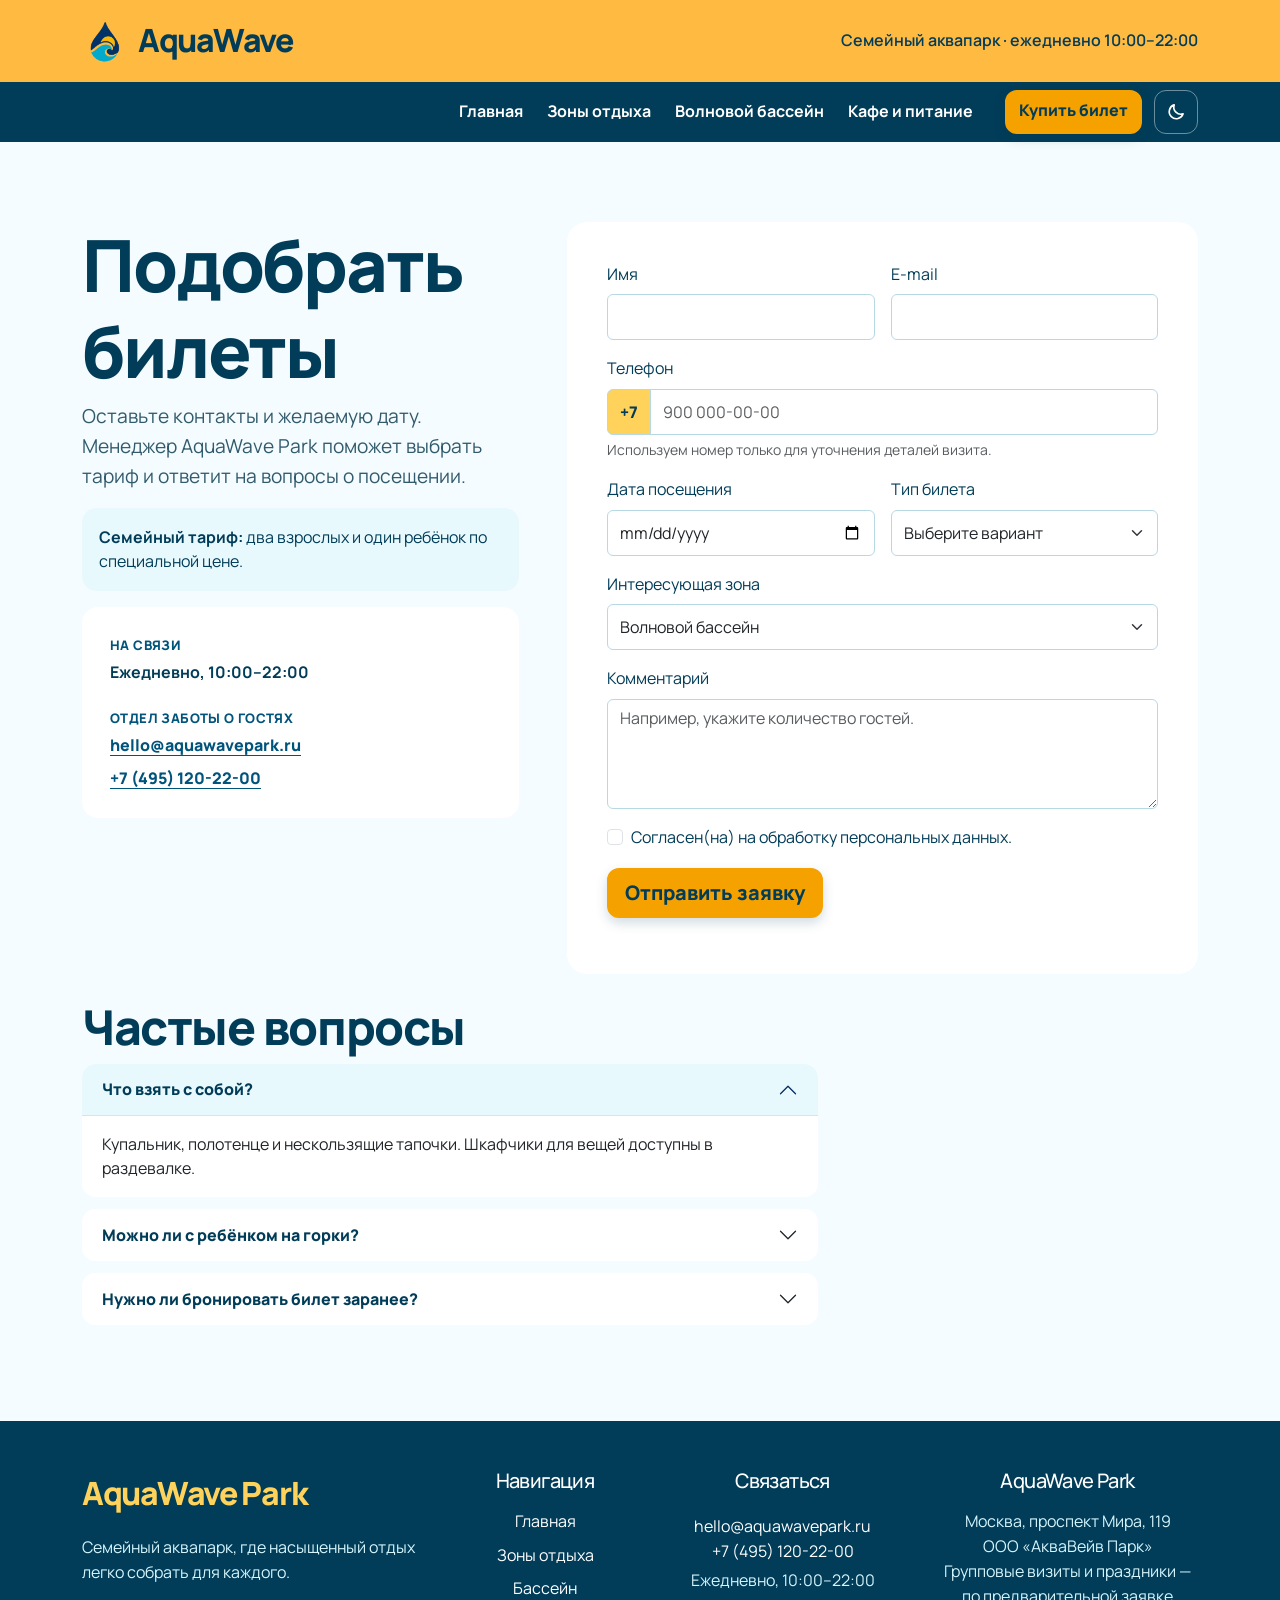
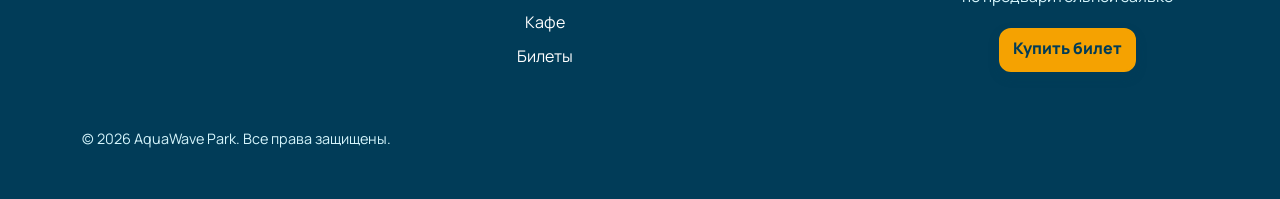
<file: order.html>
<!DOCTYPE html>
<html lang="ru">
<head>
  <meta charset="UTF-8"><meta name="viewport" content="width=device-width, initial-scale=1.0"><meta name="description" content="Заявка на билет в аквапарк AquaWave."><title>Заявка на билет: AquaWave</title><script>document.documentElement.dataset.theme=localStorage.getItem('aquawave-theme')||'light';</script>
  <link rel="preconnect" href="https://fonts.googleapis.com"><link rel="preconnect" href="https://fonts.gstatic.com" crossorigin><link href="https://fonts.googleapis.com/css2?family=Manrope:wght@400;500;600;700;800&display=swap" rel="stylesheet"><link href="https://cdn.jsdelivr.net/npm/bootstrap@5.3.3/dist/css/bootstrap.min.css" rel="stylesheet"><link rel="stylesheet" href="css/custom.css">
</head>
<body>
  <header class="site-header py-3"><div class="container"><div class="d-flex flex-column flex-md-row justify-content-between align-items-md-center gap-2"><a class="site-brand text-decoration-none" href="index.html"><img class="site-logo" src="assets/images/aquawave-logo.png" alt="" width="48" height="48" aria-hidden="true">AquaWave</a><p class="mb-0 fw-semibold">Семейный аквапарк · ежедневно 10:00–22:00</p></div></div></header>
  <nav class="navbar navbar-expand-lg navbar-dark site-navbar" aria-label="Основная навигация"><div class="container"><a class="navbar-brand d-lg-none fw-bold" href="index.html"><img class="site-logo site-logo--mobile" src="assets/images/aquawave-logo.png" alt="" width="36" height="36" aria-hidden="true">AquaWave</a><button class="navbar-toggler" type="button" data-bs-toggle="collapse" data-bs-target="#mainNavbar" aria-controls="mainNavbar" aria-expanded="false" aria-label="Открыть меню"><span class="navbar-toggler-icon"></span></button><div class="collapse navbar-collapse" id="mainNavbar"><ul class="navbar-nav ms-auto align-items-lg-center gap-lg-2"><li class="nav-item"><a class="nav-link" href="index.html">Главная</a></li><li class="nav-item"><a class="nav-link" href="catalog.html">Зоны отдыха</a></li><li class="nav-item"><a class="nav-link" href="product.html">Волновой бассейн</a></li><li class="nav-item"><a class="nav-link" href="cafe.html">Кафе и питание</a></li><li class="nav-item"><a class="nav-link active" aria-current="page" href="order.html">Заявка</a></li><li class="nav-item ms-lg-2"><a class="btn btn-wave-light" href="#orderForm">Купить билет</a></li></ul></div></div></nav>
  <main>
    <section class="container section-space"><div class="row g-5 align-items-start"><div class="col-12 col-lg-5"><h1>Подобрать билеты</h1><p class="section-lead">Оставьте контакты и желаемую дату. Менеджер AquaWave Park поможет выбрать тариф и ответит на вопросы о посещении.</p><div class="alert alert-wave" role="alert"><strong>Семейный тариф:</strong> два взрослых и один ребёнок по специальной цене.</div><div class="order-aside"><p class="detail-label mb-1">На связи</p><p class="fw-bold mb-4">Ежедневно, 10:00–22:00</p><p class="detail-label mb-1">Отдел заботы о гостях</p><a class="link-wave" href="mailto:hello@aquawavepark.ru">hello@aquawavepark.ru</a><a class="link-wave d-block mt-2" href="tel:+74951202200">+7 (495) 120-22-00</a></div></div><div class="col-12 col-lg-7"><form class="order-form" id="orderForm" novalidate><div class="row g-3"><div class="col-12 col-md-6"><label class="form-label" for="name">Имя</label><input class="form-control" id="name" name="name" autocomplete="name" required><div class="invalid-feedback">Укажите имя.</div></div><div class="col-12 col-md-6"><label class="form-label" for="email">E-mail</label><input class="form-control" type="email" id="email" name="email" autocomplete="email" required><div class="invalid-feedback">Укажите корректный e-mail.</div></div><div class="col-12"><label class="form-label" for="phone">Телефон</label><div class="input-group"><span class="input-group-text">+7</span><input class="form-control" type="tel" id="phone" name="phone" placeholder="900 000-00-00" autocomplete="tel" required></div><div class="form-text">Используем номер только для уточнения деталей визита.</div></div><div class="col-12 col-md-6"><label class="form-label" for="visitDate">Дата посещения</label><input class="form-control" type="date" id="visitDate" name="date" required></div><div class="col-12 col-md-6"><label class="form-label" for="ticket">Тип билета</label><select class="form-select" id="ticket" name="ticket" required><option value="" selected disabled>Выберите вариант</option><option>Взрослый</option><option>Детский</option><option>Семейный</option></select><div class="invalid-feedback">Выберите тип билета.</div></div><div class="col-12"><label class="form-label" for="zone">Интересующая зона</label><select class="form-select" id="zone" name="zone"><option>Волновой бассейн</option><option>Водные горки</option><option>Детский городок</option><option>SPA-зона</option></select></div><div class="col-12"><label class="form-label" for="comment">Комментарий</label><textarea class="form-control" id="comment" name="comment" rows="4" placeholder="Например, укажите количество гостей."></textarea></div><div class="col-12"><div class="form-check"><input class="form-check-input" type="checkbox" value="yes" id="consent" required><label class="form-check-label" for="consent">Согласен(на) на обработку персональных данных.</label><div class="invalid-feedback">Подтвердите согласие.</div></div></div><div class="col-12"><button class="btn btn-wave-primary btn-lg" type="submit">Отправить заявку</button></div><div class="col-12"><div class="alert alert-success d-none mb-0" id="orderSuccess" role="status">Спасибо! Заявка принята — менеджер свяжется с вами в рабочее время.</div></div></div></form></div></div></section>
    <section class="container pb-5" aria-labelledby="faq-title"><div class="row"><div class="col-lg-8"><h2 id="faq-title">Частые вопросы</h2>
      <div class="accordion" id="faqAccordion"><div class="accordion-item"><h3 class="accordion-header"><button class="accordion-button" type="button" data-bs-toggle="collapse" data-bs-target="#faqOne" aria-expanded="true" aria-controls="faqOne">Что взять с собой?</button></h3><div id="faqOne" class="accordion-collapse collapse show" data-bs-parent="#faqAccordion"><div class="accordion-body">Купальник, полотенце и нескользящие тапочки. Шкафчики для вещей доступны в раздевалке.</div></div></div><div class="accordion-item"><h3 class="accordion-header"><button class="accordion-button collapsed" type="button" data-bs-toggle="collapse" data-bs-target="#faqTwo" aria-expanded="false" aria-controls="faqTwo">Можно ли с ребёнком на горки?</button></h3><div id="faqTwo" class="accordion-collapse collapse" data-bs-parent="#faqAccordion"><div class="accordion-body">Да, если рост ребёнка соответствует правилам конкретной горки. Для маленьких гостей есть отдельный городок.</div></div></div><div class="accordion-item"><h3 class="accordion-header"><button class="accordion-button collapsed" type="button" data-bs-toggle="collapse" data-bs-target="#faqThree" aria-expanded="false" aria-controls="faqThree">Нужно ли бронировать билет заранее?</button></h3><div id="faqThree" class="accordion-collapse collapse" data-bs-parent="#faqAccordion"><div class="accordion-body">Рекомендуем оставить заявку заранее: менеджер подтвердит удобную дату и поможет выбрать тариф.</div></div></div></div></div></div></section>
  </main>
  <footer class="site-footer py-5 mt-5"><div class="container"><div class="row g-4"><div class="col-12 col-md-6 col-lg-4"><a class="footer-brand" href="index.html">AquaWave Park</a><p class="footer-copy mb-0">Семейный аквапарк, где насыщенный отдых легко собрать для каждого.</p></div><div class="col-12 col-sm-6 col-lg-2"><h2 class="h5 mb-3">Навигация</h2><ul class="list-unstyled footer-links mb-0"><li><a href="index.html">Главная</a></li><li><a href="catalog.html">Зоны отдыха</a></li><li><a href="product.html">Бассейн</a></li><li><a href="cafe.html">Кафе</a></li><li><a href="order.html">Билеты</a></li></ul></div><div class="col-12 col-sm-6 col-lg-3"><h2 class="h5 mb-3">Связаться</h2><address class="footer-copy mb-0"><a href="tel:+74951202200">+7 (495) 120-22-00</a><span><a href="mailto:hello@aquawavepark.ru">hello@aquawavepark.ru</a></span><span>Ежедневно, 10:00–22:00</span></address></div><div class="col-12 col-lg-3"><h2 class="h5 mb-3">AquaWave Park</h2><p class="footer-copy mb-0">Москва, проспект Мира, 119<br>ООО «АкваВейв Парк»<br>Групповые визиты и праздники — по предварительной заявке</p></div></div><p class="footer-copy footer-note mb-0">© 2026 AquaWave Park. Все права защищены.</p></div></footer>
  <script src="https://cdn.jsdelivr.net/npm/bootstrap@5.3.3/dist/js/bootstrap.bundle.min.js"></script><script src="js/main.js"></script>
</body>
</html>
</file>
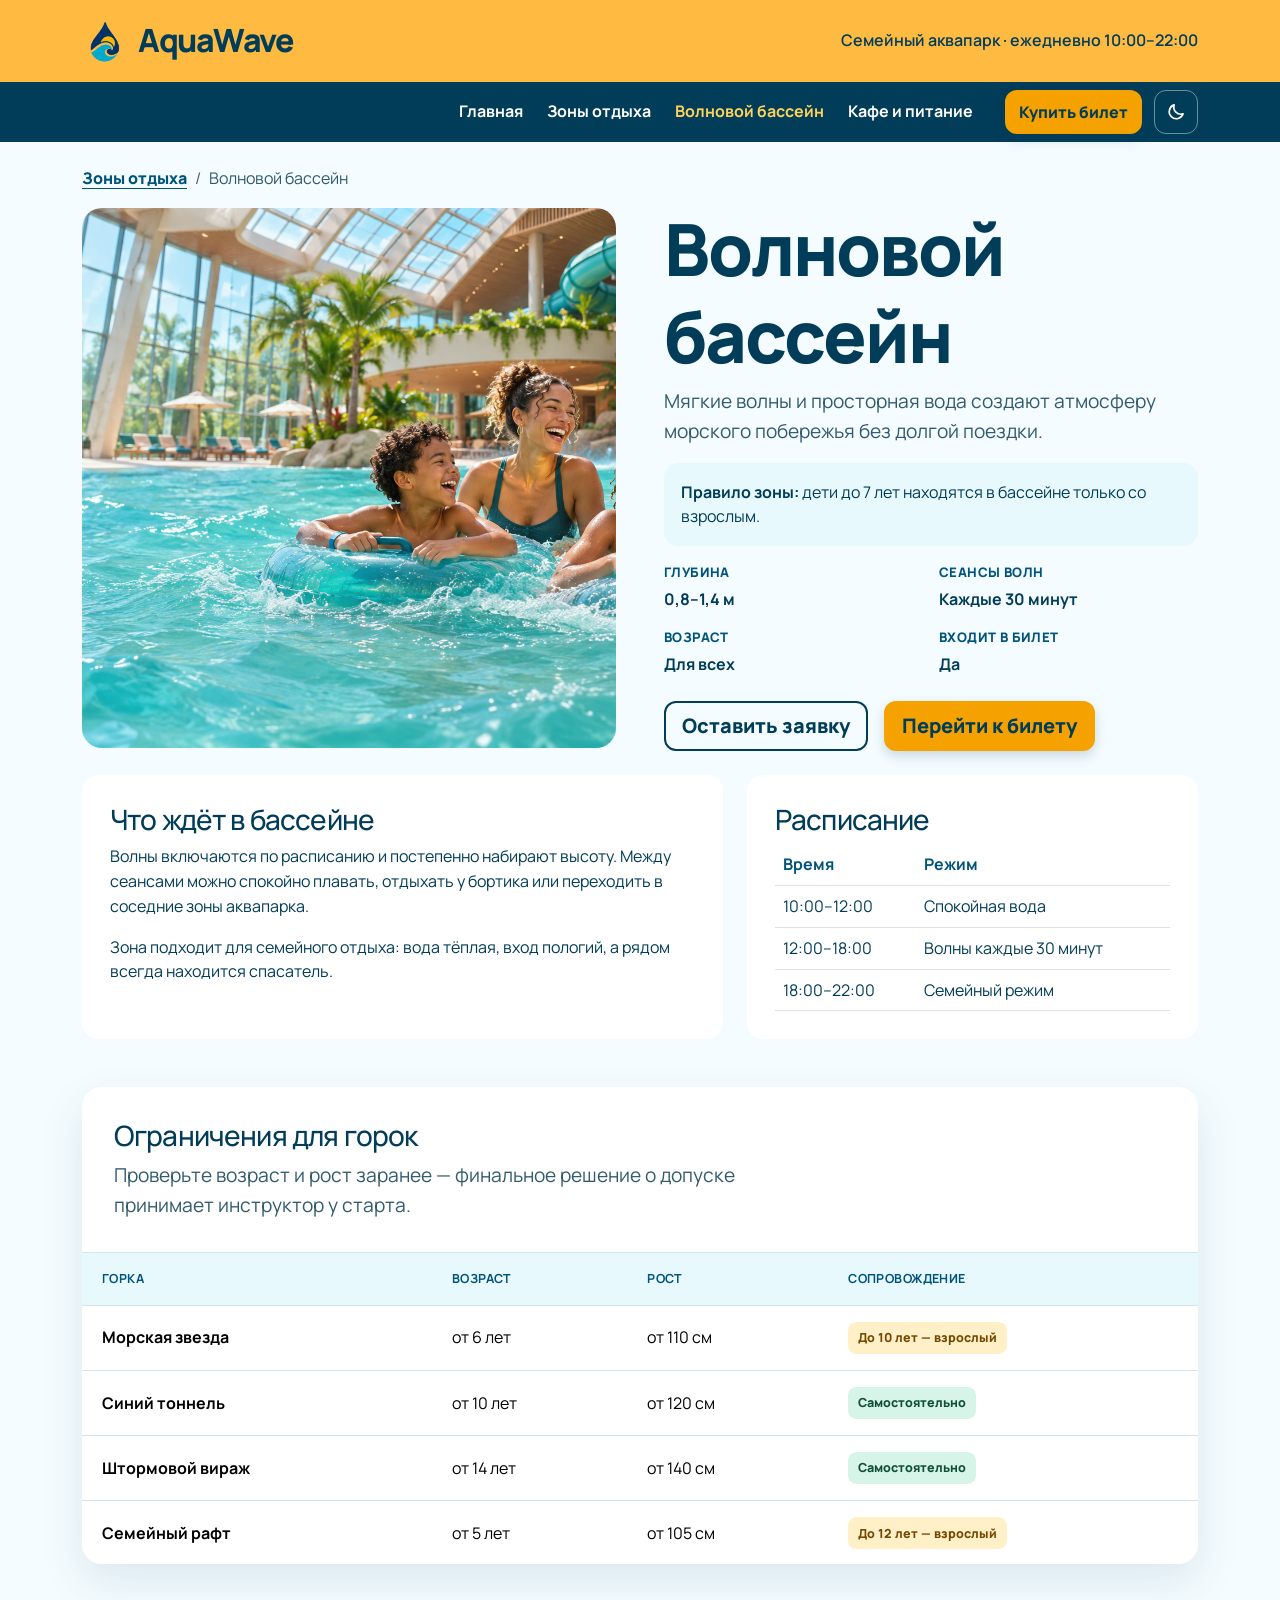
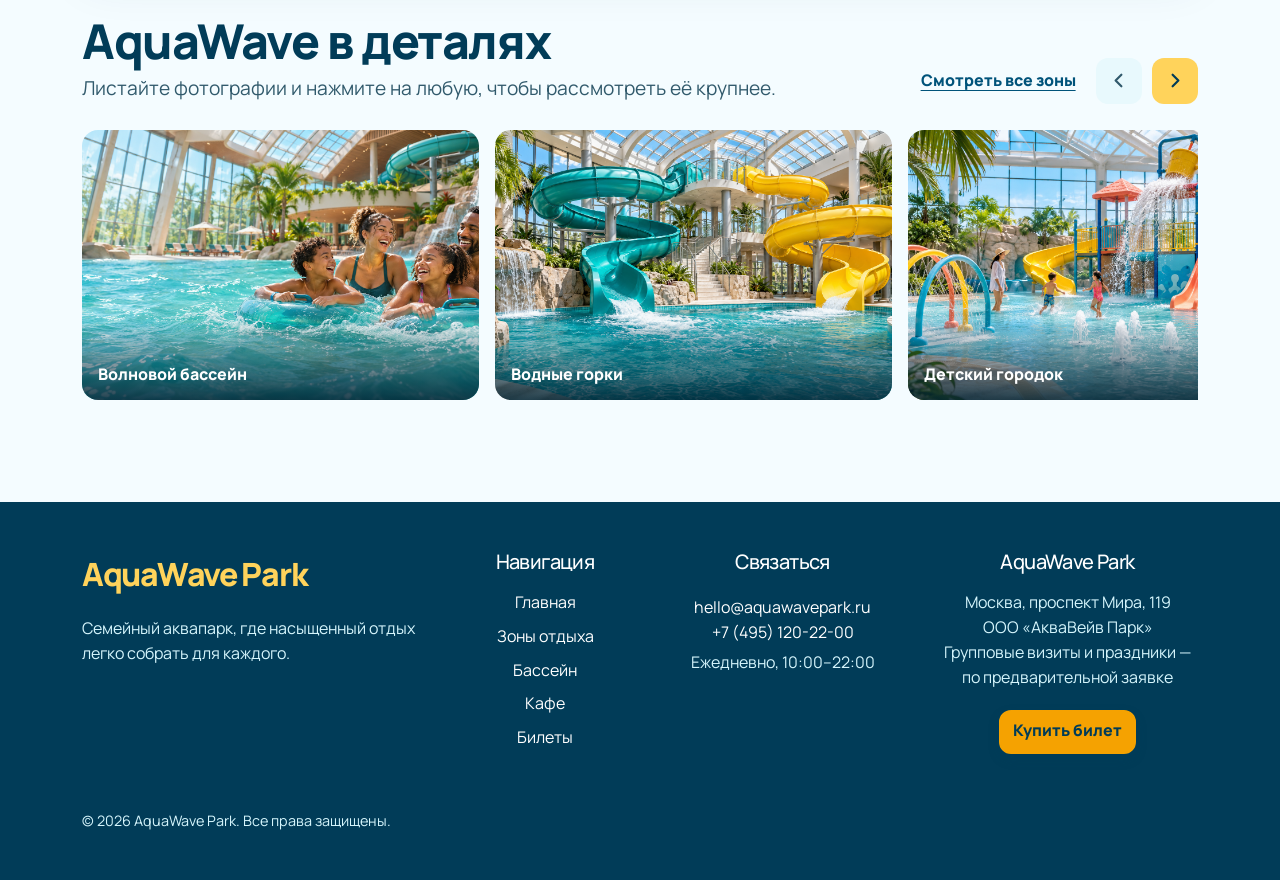
<file: product.html>
<!DOCTYPE html>
<html lang="ru">
<head>
  <meta charset="UTF-8">
  <meta name="viewport" content="width=device-width, initial-scale=1.0">
  <meta name="description" content="Подробное описание волнового бассейна AquaWave.">
  <title>Волновой бассейн: AquaWave</title>
  <script>document.documentElement.dataset.theme=localStorage.getItem('aquawave-theme')||'light';</script>
  <link rel="preconnect" href="https://fonts.googleapis.com">
  <link rel="preconnect" href="https://fonts.gstatic.com" crossorigin>
  <link href="https://fonts.googleapis.com/css2?family=Manrope:wght@400;500;600;700;800&display=swap" rel="stylesheet">
  <link href="https://cdn.jsdelivr.net/npm/bootstrap@5.3.3/dist/css/bootstrap.min.css" rel="stylesheet">
  <link rel="stylesheet" href="css/custom.css">
</head>
<body>
  <header class="site-header py-3"><div class="container d-flex flex-column flex-md-row justify-content-between align-items-md-center gap-2"><a class="site-brand text-decoration-none" href="index.html"><img class="site-logo" src="assets/images/aquawave-logo.png" alt="" width="48" height="48" aria-hidden="true">AquaWave</a><p class="mb-0 fw-semibold">Семейный аквапарк · ежедневно 10:00–22:00</p></div></header>
  <nav class="navbar navbar-expand-lg navbar-dark site-navbar" aria-label="Основная навигация"><div class="container"><a class="navbar-brand d-lg-none fw-bold" href="index.html"><img class="site-logo site-logo--mobile" src="assets/images/aquawave-logo.png" alt="" width="36" height="36" aria-hidden="true">AquaWave</a><button class="navbar-toggler" type="button" data-bs-toggle="collapse" data-bs-target="#mainNavbar" aria-controls="mainNavbar" aria-expanded="false" aria-label="Открыть меню"><span class="navbar-toggler-icon"></span></button><div class="collapse navbar-collapse" id="mainNavbar"><ul class="navbar-nav ms-auto align-items-lg-center gap-lg-2"><li class="nav-item"><a class="nav-link" href="index.html">Главная</a></li><li class="nav-item"><a class="nav-link" href="catalog.html">Зоны отдыха</a></li><li class="nav-item"><a class="nav-link active" aria-current="page" href="product.html">Волновой бассейн</a></li><li class="nav-item"><a class="nav-link" href="cafe.html">Кафе и питание</a></li><li class="nav-item"><a class="nav-link" href="order.html">Заявка</a></li><li class="nav-item ms-lg-2"><button class="btn btn-wave-light" type="button" data-bs-toggle="modal" data-bs-target="#quickOrderModal">Купить билет</button></li></ul></div></div></nav>
  <main>
    <div class="container pt-4"><nav aria-label="Хлебные крошки"><ol class="breadcrumb mb-0"><li class="breadcrumb-item"><a href="catalog.html">Зоны отдыха</a></li><li class="breadcrumb-item active" aria-current="page">Волновой бассейн</li></ol></nav></div>
    <section class="container section-space pt-3"><div class="row g-5 align-items-center"><div class="col-12 col-lg-6 order-2 order-lg-1"><img class="product-image" src="assets/images/aquawave-hero.png" alt="Семья отдыхает в волновом бассейне AquaWave" width="1200" height="900"></div><div class="col-12 col-lg-6 order-1 order-lg-2"><h1>Волновой бассейн</h1><p class="section-lead">Мягкие волны и просторная вода создают атмосферу морского побережья без долгой поездки.</p><div class="alert alert-wave" role="alert"><strong>Правило зоны:</strong> дети до 7 лет находятся в бассейне только со взрослым.</div><div class="row g-3 mb-4"><div class="col-6"><p class="detail-label mb-1">Глубина</p><p class="fw-bold mb-0">0,8–1,4 м</p></div><div class="col-6"><p class="detail-label mb-1">Сеансы волн</p><p class="fw-bold mb-0">Каждые 30 минут</p></div><div class="col-6"><p class="detail-label mb-1">Возраст</p><p class="fw-bold mb-0">Для всех</p></div><div class="col-6"><p class="detail-label mb-1">Входит в билет</p><p class="fw-bold mb-0">Да</p></div></div><div class="d-flex flex-column flex-sm-row gap-3"><button class="btn btn-wave-outline btn-lg" type="button" data-bs-toggle="modal" data-bs-target="#quickOrderModal">Оставить заявку</button><a class="btn btn-wave-primary btn-lg" href="order.html">Перейти к билету</a></div></div></div></section>
    <section class="container pb-5"><div class="row g-4"><div class="col-12 col-lg-7"><div class="content-panel h-100"><h2 class="h3">Что ждёт в бассейне</h2><p>Волны включаются по расписанию и постепенно набирают высоту. Между сеансами можно спокойно плавать, отдыхать у бортика или переходить в соседние зоны аквапарка.</p><p class="mb-0">Зона подходит для семейного отдыха: вода тёплая, вход пологий, а рядом всегда находится спасатель.</p></div></div><div class="col-12 col-lg-5"><div class="content-panel h-100"><h2 class="h3">Расписание</h2><table class="table table-wave mb-0"><thead><tr><th scope="col">Время</th><th scope="col">Режим</th></tr></thead><tbody><tr><td>10:00–12:00</td><td>Спокойная вода</td></tr><tr><td>12:00–18:00</td><td>Волны каждые 30 минут</td></tr><tr><td>18:00–22:00</td><td>Семейный режим</td></tr></tbody></table></div></div></div></section>
    <section class="container pb-5" aria-labelledby="restrictions-title">
      <div class="restriction-panel reveal">
        <div class="restriction-panel__head"><h2 class="h3 mb-2" id="restrictions-title">Ограничения для горок</h2><p class="section-lead mb-0">Проверьте возраст и рост заранее — финальное решение о допуске принимает инструктор у старта.</p></div>
        <div class="table-responsive restriction-table-wrap">
          <table class="table restriction-table">
            <caption class="visually-hidden">Ограничения по возрасту и росту для водных горок AquaWave</caption>
            <thead><tr><th scope="col">Горка</th><th scope="col">Возраст</th><th scope="col">Рост</th><th scope="col">Сопровождение</th></tr></thead>
            <tbody>
              <tr><th scope="row">Морская звезда</th><td data-label="Возраст">от 6 лет</td><td data-label="Рост">от 110 см</td><td data-label="Сопровождение"><span class="restriction-status restriction-status--adult">До 10 лет — взрослый</span></td></tr>
              <tr><th scope="row">Синий тоннель</th><td data-label="Возраст">от 10 лет</td><td data-label="Рост">от 120 см</td><td data-label="Сопровождение"><span class="restriction-status restriction-status--yes">Самостоятельно</span></td></tr>
              <tr><th scope="row">Штормовой вираж</th><td data-label="Возраст">от 14 лет</td><td data-label="Рост">от 140 см</td><td data-label="Сопровождение"><span class="restriction-status restriction-status--yes">Самостоятельно</span></td></tr>
              <tr><th scope="row">Семейный рафт</th><td data-label="Возраст">от 5 лет</td><td data-label="Рост">от 105 см</td><td data-label="Сопровождение"><span class="restriction-status restriction-status--adult">До 12 лет — взрослый</span></td></tr>
            </tbody>
          </table>
        </div>
      </div>
    </section>
    <section class="container pb-5" aria-labelledby="gallery-title" data-photo-gallery-section>
      <div class="gallery-heading mb-4">
        <div><h2 id="gallery-title" class="mb-1">AquaWave в деталях</h2><p class="section-lead mb-0">Листайте фотографии и нажмите на любую, чтобы рассмотреть её крупнее.</p></div>
        <div class="gallery-heading__actions">
          <a class="link-wave" href="catalog.html">Смотреть все зоны</a>
          <div class="gallery-controls" aria-label="Управление галереей">
            <button class="gallery-control" type="button" data-gallery-prev aria-label="Предыдущие фотографии">
              <svg viewBox="0 0 24 24" aria-hidden="true"><path d="m15 18-6-6 6-6" /></svg>
            </button>
            <button class="gallery-control" type="button" data-gallery-next aria-label="Следующие фотографии">
              <svg viewBox="0 0 24 24" aria-hidden="true"><path d="m9 18 6-6-6-6" /></svg>
            </button>
          </div>
        </div>
      </div>
      <p class="visually-hidden" id="gallery-keyboard-help">Используйте клавиши со стрелками влево и вправо, чтобы листать фотографии.</p>
      <div class="photo-gallery reveal" data-photo-gallery tabindex="0" aria-label="Фотографии зон AquaWave" aria-describedby="gallery-keyboard-help">
        <button class="photo-gallery__item" type="button" data-bs-toggle="modal" data-bs-target="#photoModal" data-image="assets/images/aquawave-hero.png" data-title="Волновой бассейн" data-alt="Семья отдыхает в волновом бассейне AquaWave" data-caption="Мягкие волны и пологий вход делают бассейн удобным для семейного отдыха." data-label="Волновой бассейн"><img src="assets/images/aquawave-hero.png" alt="Семья отдыхает в волновом бассейне AquaWave" width="1200" height="900" loading="lazy"></button>
        <button class="photo-gallery__item" type="button" data-bs-toggle="modal" data-bs-target="#photoModal" data-image="assets/images/aquawave-slides.png" data-title="Водные горки" data-alt="Яркие водные горки AquaWave" data-caption="Скоростные трассы, закрытые тоннели и семейные спуски собраны в одной зоне." data-label="Водные горки"><img src="assets/images/aquawave-slides.png" alt="Яркие водные горки AquaWave" width="800" height="480" loading="lazy"></button>
        <button class="photo-gallery__item" type="button" data-bs-toggle="modal" data-bs-target="#photoModal" data-image="assets/images/aquawave-kids.png" data-title="Детский городок" data-alt="Детский водный городок с фонтанами" data-caption="Неглубокие бассейны и мини-горки для первых самостоятельных приключений." data-label="Детский городок"><img src="assets/images/aquawave-kids.png" alt="Детский водный городок с фонтанами" width="800" height="480" loading="lazy"></button>
        <button class="photo-gallery__item" type="button" data-bs-toggle="modal" data-bs-target="#photoModal" data-image="assets/images/aquawave-lazy-river.png" data-title="Ленивая река" data-alt="Ленивая река AquaWave с надувными кругами" data-caption="Спокойное течение помогает переключиться и отдохнуть между активными зонами." data-label="Ленивая река"><img src="assets/images/aquawave-lazy-river.png" alt="Ленивая река AquaWave с надувными кругами" width="800" height="480" loading="lazy"></button>
        <button class="photo-gallery__item" type="button" data-bs-toggle="modal" data-bs-target="#photoModal" data-image="assets/images/aquawave-spa.png" data-title="SPA-зона" data-alt="Тёплый бассейн и лежаки в SPA-зоне AquaWave" data-caption="Тёплая вода и спокойная атмосфера для отдыха после активных развлечений." data-label="SPA-зона"><img src="assets/images/aquawave-spa.png" alt="Тёплый бассейн и лежаки в SPA-зоне AquaWave" width="800" height="480" loading="lazy"></button>
        <button class="photo-gallery__item" type="button" data-bs-toggle="modal" data-bs-target="#photoModal" data-image="assets/images/aquawave-cafe.png" data-title="Кафе AquaWave" data-alt="Блюда и напитки в кафе AquaWave" data-caption="Кафе рядом с главной зоной отдыха подходит для небольшой паузы между заплывами." data-label="Кафе AquaWave"><img src="assets/images/aquawave-cafe.png" alt="Блюда и напитки в кафе AquaWave" width="1200" height="760" loading="lazy"></button>
      </div>
    </section>
  </main>
  <footer class="site-footer py-5 mt-5"><div class="container"><div class="row g-4"><div class="col-12 col-md-6 col-lg-4"><a class="footer-brand" href="index.html">AquaWave Park</a><p class="footer-copy mb-0">Семейный аквапарк, где насыщенный отдых легко собрать для каждого.</p></div><div class="col-12 col-sm-6 col-lg-2"><h2 class="h5 mb-3">Навигация</h2><ul class="list-unstyled footer-links mb-0"><li><a href="index.html">Главная</a></li><li><a href="catalog.html">Зоны отдыха</a></li><li><a href="product.html">Бассейн</a></li><li><a href="cafe.html">Кафе</a></li><li><a href="order.html">Билеты</a></li></ul></div><div class="col-12 col-sm-6 col-lg-3"><h2 class="h5 mb-3">Связаться</h2><address class="footer-copy mb-0"><a href="tel:+74951202200">+7 (495) 120-22-00</a><span><a href="mailto:hello@aquawavepark.ru">hello@aquawavepark.ru</a></span><span>Ежедневно, 10:00–22:00</span></address></div><div class="col-12 col-lg-3"><h2 class="h5 mb-3">AquaWave Park</h2><p class="footer-copy mb-0">Москва, проспект Мира, 119<br>ООО «АкваВейв Парк»<br>Групповые визиты и праздники — по предварительной заявке</p></div></div><p class="footer-copy footer-note mb-0">© 2026 AquaWave Park. Все права защищены.</p></div></footer>
  <div class="modal fade" id="quickOrderModal" tabindex="-1" aria-labelledby="quickOrderModalTitle" aria-hidden="true"><div class="modal-dialog modal-dialog-centered"><div class="modal-content"><div class="modal-header"><h2 class="modal-title fs-4" id="quickOrderModalTitle">Быстрая заявка</h2><button type="button" class="btn-close" data-bs-dismiss="modal" aria-label="Закрыть"></button></div><form class="quick-order-form"><div class="modal-body"><p class="mb-3">Оставьте контакты, мы поможем выбрать билет.</p><label class="form-label" for="quickName">Имя</label><input class="form-control mb-3" id="quickName" name="name" required><label class="form-label" for="quickEmail">E-mail</label><input class="form-control" type="email" id="quickEmail" name="email" required><div class="alert alert-success d-none mt-3 mb-0" role="status">Заявка принята. Спасибо!</div></div><div class="modal-footer"><a class="btn btn-wave-outline" href="order.html">Полная форма</a><button class="btn btn-wave-primary" type="submit">Отправить</button></div></form></div></div></div>
  <div class="modal fade" id="photoModal" tabindex="-1" aria-labelledby="photoModalTitle" aria-hidden="true"><div class="modal-dialog modal-xl modal-dialog-centered"><div class="modal-content"><div class="modal-header"><h2 class="modal-title fs-4" id="photoModalTitle">Фотография AquaWave</h2><button type="button" class="btn-close" data-bs-dismiss="modal" aria-label="Закрыть изображение"></button></div><div class="modal-body"><img class="gallery-modal-image" src="assets/images/aquawave-hero.png" alt="Фотография AquaWave"><p class="gallery-modal-caption mb-0 mt-3"></p></div></div></div></div>
  <script src="https://cdn.jsdelivr.net/npm/bootstrap@5.3.3/dist/js/bootstrap.bundle.min.js"></script>
  <script src="js/main.js"></script>
</body>
</html>
</file>
<file: css/custom.css>
:root {
  --wave-sky: #a8e8f9;
  --wave-blue: #00537a;
  --wave-deep: #013c58;
  --wave-orange: #f5a201;
  --wave-amber: #ffba42;
  --wave-yellow: #ffd35b;
  --wave-paper: #f4fcff;
  --wave-ink: #013c58;
  --wave-muted: #315a6c;
  --ease-out: cubic-bezier(0.23, 1, 0.32, 1);
  --wave-surface: #ffffff;
  --wave-surface-soft: #e8f9fd;
  --wave-line: #cfe6ed;
  --wave-shadow: 0 18px 45px rgba(1, 60, 88, .1);
}

* { box-sizing: border-box; }

html { scroll-behavior: smooth; }

body {
  min-height: 100svh;
  color: var(--wave-ink);
  background: var(--wave-paper);
  font-family: "Manrope", Arial, sans-serif;
  line-height: 1.55;
  transition: color 220ms var(--ease-out), background-color 220ms var(--ease-out);
}

::selection { color: var(--wave-deep); background: var(--wave-yellow); }

a:focus-visible,
button:focus-visible,
input:focus-visible,
select:focus-visible,
textarea:focus-visible {
  outline: 3px solid var(--wave-orange);
  outline-offset: 3px;
}

.site-header { color: var(--wave-deep); background: var(--wave-amber); }
.site-brand, .footer-brand { color: inherit; font-size: clamp(1.6rem, 2.5vw, 2.25rem); font-weight: 800; letter-spacing: -0.04em; }
.site-brand, .navbar-brand { display: inline-flex; align-items: center; gap: .65rem; }
.site-logo { display: block; width: 2.85rem; height: 2.85rem; flex: 0 0 auto; object-fit: contain; }
.site-logo--mobile { width: 2rem; height: 2rem; }
.site-navbar { background: var(--wave-deep); }
.site-navbar .nav-link[href="order.html"] { display: none; }
.navbar-dark .navbar-nav .nav-link { color: #fff; font-weight: 700; }
.navbar-dark .navbar-nav .nav-link:hover, .navbar-dark .navbar-nav .nav-link.active { color: var(--wave-yellow); }

.site-hero { padding-inline: 1rem; background: var(--wave-sky); }
.hero-title { max-width: 10ch; font-size: clamp(3.5rem, 8vw, 6rem); font-weight: 800; letter-spacing: -0.04em; line-height: .92; }
.hero-text, .section-lead { max-width: 58ch; color: var(--wave-muted); font-size: clamp(1.1rem, 1.5vw, 1.3rem); }
.section-space { padding-top: 5rem; padding-bottom: 1.5rem; }
h1, h2, h3, h4 { font-weight: 800; letter-spacing: -0.03em; }
h1 { font-size: clamp(2.5rem, 6vw, 4.5rem); }
h2 { font-size: clamp(2rem, 4vw, 3rem); }

.ticket-card { max-width: 460px; padding: 1.75rem; color: #fff; background: var(--wave-deep); border-radius: 1.25rem; }
.ticket-label, .detail-label { font-size: .82rem; font-weight: 800; letter-spacing: .03em; text-transform: uppercase; }
.ticket-label { color: var(--wave-yellow); }
.detail-label { color: var(--wave-blue); }
.ticket-image, .product-image, .zone-image { display: block; width: 100%; object-fit: cover; }
.ticket-image { height: 190px; border-radius: .9rem; }
.ticket-price { color: var(--wave-yellow); font-size: 1.45rem; font-weight: 800; white-space: nowrap; }

.btn { min-height: 44px; border-radius: .75rem; font-weight: 800; transition: transform 160ms var(--ease-out), background-color 160ms var(--ease-out), border-color 160ms var(--ease-out), box-shadow 160ms var(--ease-out); }
.btn-wave-primary, .btn-wave-light { color: var(--wave-deep); background: var(--wave-orange); border: 2px solid var(--wave-orange); box-shadow: 0 5px 12px rgba(1, 60, 88, .18); }
.btn-wave-primary:hover, .btn-wave-primary:focus, .btn-wave-light:hover, .btn-wave-light:focus { color: var(--wave-deep); background: var(--wave-yellow); border-color: var(--wave-yellow); box-shadow: 0 7px 16px rgba(1, 60, 88, .22); transform: translateY(-1px); }
.btn-wave-outline { color: var(--wave-deep); background: transparent; border: 2px solid var(--wave-deep); box-shadow: none; }
.btn-wave-outline:hover, .btn-wave-outline:focus { color: #fff; background: var(--wave-deep); border-color: var(--wave-deep); box-shadow: 0 7px 16px rgba(1, 60, 88, .2); transform: translateY(-1px); }
.btn-wave-primary:active, .btn-wave-light:active, .btn-wave-outline:active { box-shadow: none; transform: translateY(0); }
.zone-card .btn-wave-outline:not(.btn-wave-primary), .zone-card .btn-wave-primary { color: var(--wave-deep); background: var(--wave-orange); border-color: var(--wave-orange); box-shadow: 0 5px 12px rgba(1, 60, 88, .18); }
.zone-card .btn-wave-outline:not(.btn-wave-primary):hover, .zone-card .btn-wave-outline:not(.btn-wave-primary):focus, .zone-card .btn-wave-primary:hover, .zone-card .btn-wave-primary:focus { color: var(--wave-deep); background: var(--wave-yellow); border-color: var(--wave-yellow); }
.zone-card.zone-card--ticket .btn-wave-outline { color: var(--wave-deep); background: transparent; border-color: var(--wave-deep); box-shadow: none; }
.zone-card.zone-card--ticket .btn-wave-outline:hover, .zone-card.zone-card--ticket .btn-wave-outline:focus { color: #fff; background: var(--wave-deep); border-color: var(--wave-deep); box-shadow: 0 7px 16px rgba(1, 60, 88, .2); }

.feature-panel, .content-panel, .order-aside { padding: 1.75rem; background: var(--wave-surface); border-radius: 1rem; }
.feature-panel h3 { color: var(--wave-blue); }
.feature-panel p, .card-text { color: var(--wave-muted); }
.zone-card { overflow: hidden; border: 0; border-radius: 1rem; transition: transform 200ms var(--ease-out); }
.zone-card:hover { transform: translateY(-5px); }
.zone-card--ticket { color: var(--wave-deep); background: var(--wave-yellow); }
.zone-card--ticket .ticket-price { color: var(--wave-deep); }
.zone-image { height: 210px; }
.zone-meta { color: var(--wave-blue); font-size: .9rem; font-weight: 800; }

.badge { padding: .55em .8em; border-radius: .55rem; font-size: .78rem; font-weight: 800; }
.badge-orange { color: var(--wave-deep); background: var(--wave-orange); }
.badge-blue { color: #fff; background: var(--wave-blue); }
.badge-family { color: var(--wave-deep); background: var(--wave-yellow); }
.badge-gold { color: var(--wave-deep); background: var(--wave-amber); }

.alert-wave { color: var(--wave-deep); background: #e8f9fd; border-radius: .9rem; }
.link-wave, .breadcrumb a { color: var(--wave-blue); font-weight: 800; text-underline-offset: .25em; }
.breadcrumb-item.active { color: var(--wave-muted); }
.product-image { height: min(58vw, 540px); border-radius: 1.25rem; }
.gallery-card { overflow: hidden; min-height: 100%; color: #fff; background: var(--wave-deep); border-radius: 1rem; }
.gallery-card img { display: block; width: 100%; height: 190px; object-fit: cover; }
.gallery-card p { color: #d5f5fc; }
.table-wave { --bs-table-bg: transparent; --bs-table-color: var(--wave-ink); }
.table-wave th { color: var(--wave-blue); }

.cafe-photo { overflow: hidden; background: var(--wave-deep); border-radius: 1.25rem; }
.cafe-photo img { display: block; width: 100%; height: min(62vw, 390px); object-fit: cover; }
.cafe-photo figcaption { padding: .9rem 1.2rem; color: #d5f5fc; font-size: .92rem; font-weight: 700; }
.menu-panel { padding: 1.6rem; background: var(--wave-surface); border-radius: 1rem; }
.menu-list { display: grid; gap: .85rem; }
.menu-list li { display: flex; justify-content: space-between; gap: 1rem; padding: .25rem .25rem .85rem; color: var(--wave-muted); border-bottom: 1px solid #d9edf3; }
.menu-list li:last-child { padding-bottom: .25rem; border-bottom: 0; }
.menu-list strong { color: var(--wave-deep); white-space: nowrap; }
.cafe-info { display: flex; align-items: center; justify-content: space-between; gap: 2rem; padding: 2rem; color: #fff; background: var(--wave-blue); border-radius: 1.25rem; }
.cafe-info p { max-width: 60ch; color: #d5f5fc; }

.visit-panel { display: flex; flex-direction: column; justify-content: space-between; min-height: 430px; padding: clamp(1.6rem, 3vw, 2.3rem); color: #fff; background: var(--wave-deep); border-radius: 1.25rem; }
.visit-panel__lead { color: #d5f5fc; font-size: 1.1rem; }
.visit-address { display: flex; flex-direction: column; gap: .35rem; color: #d5f5fc; font-style: normal; }
.visit-address strong { color: #fff; font-size: 1.12rem; }
.visit-address a { color: var(--wave-yellow); font-weight: 800; text-underline-offset: .25em; }
.map-frame { overflow: hidden; height: 430px; background: var(--wave-surface-soft); border-radius: 1.25rem; }
.map-frame iframe { display: block; width: 100%; height: 100%; border: 0; }

.order-form { padding: clamp(1.5rem, 4vw, 2.5rem); background: var(--wave-surface); border-radius: 1.25rem; }
.form-control, .form-select, .input-group-text { min-height: 46px; border-color: #b7d9e3; }
.form-control:focus, .form-select:focus { border-color: var(--wave-blue); }
.input-group-text { color: var(--wave-deep); background: var(--wave-yellow); font-weight: 800; }
.form-check-input:checked { background-color: var(--wave-blue); border-color: var(--wave-blue); }
.accordion-item { overflow: hidden; border: 0; border-radius: .85rem !important; }
.accordion-item + .accordion-item { margin-top: .75rem; }
.accordion-button { color: var(--wave-deep); font-weight: 800; }
.accordion-button:not(.collapsed) { color: var(--wave-deep); background: #e8f9fd; }

.site-footer { color: #fff; background: var(--wave-deep); }
.site-footer .row > .col-sm-6, .site-footer .row > .col-lg-3 { text-align: center; }
.footer-brand { display: inline-block; color: var(--wave-yellow); margin-bottom: 1rem; text-decoration: none; }
.footer-copy { color: #d5f5fc; }
.site-footer .footer-copy address { font-style: normal; }
.site-footer address.footer-copy { display: flex; flex-direction: column; align-items: center; }
.site-footer address.footer-copy > a[href^="tel:"] { order: 2; }
.site-footer address.footer-copy > span:last-child { order: 3; }
.footer-ticket { margin-top: 1.25rem; }
.footer-copy a, .footer-links a { color: #fff; text-decoration: none; }
.footer-links li + li { margin-top: .55rem; }
.footer-links a:hover, .footer-copy a:hover { color: var(--wave-yellow); }
.footer-copy span { display: block; margin-top: .3rem; }
.footer-note { margin-top: 3.5rem; font-size: .9rem; }

.modal-content { border: 0; border-radius: 1rem; }
.modal-header, .modal-footer { border-color: #d9edf3; }

/* Global theme control */
.theme-toggle {
  display: inline-flex;
  align-items: center;
  justify-content: center;
  width: 44px;
  height: 44px;
  min-height: 44px;
  padding: 0;
  color: #fff;
  background: transparent;
  border: 1px solid rgba(255, 255, 255, .42);
  border-radius: .75rem;
  font-size: .86rem;
  font-weight: 800;
}
.theme-toggle:hover { color: var(--wave-yellow); border-color: var(--wave-yellow); }
.theme-toggle svg { width: 20px; height: 20px; stroke: currentColor; stroke-width: 2; fill: none; stroke-linecap: round; stroke-linejoin: round; }
.theme-toggle .theme-icon-sun { display: none; }
.theme-toggle .theme-icon-moon { display: block; }
[data-theme="dark"] .theme-toggle .theme-icon-sun { display: block; }
[data-theme="dark"] .theme-toggle .theme-icon-moon { display: none; }

/* Mood filter */
.zone-filter {
  display: flex;
  flex-wrap: wrap;
  width: fit-content;
  max-width: 100%;
  min-width: 0;
  gap: .65rem;
  padding: .45rem;
  background: var(--wave-surface);
  border-radius: 1rem;
  box-shadow: var(--wave-shadow);
}
.zone-filter__button {
  min-width: 0;
  min-height: 44px;
  padding: .65rem 1rem;
  color: var(--wave-blue);
  background: transparent;
  border: 0;
  border-radius: .7rem;
  font-weight: 800;
}
.zone-filter__button:hover { background: var(--wave-surface-soft); }
.zone-filter__button.is-active { color: var(--wave-deep); background: var(--wave-yellow); }
.zone-card-wrap[hidden] { display: none !important; }

/* Waterpark zones map */
.zone-map-card {
  overflow: hidden;
  background: var(--wave-surface);
  border-radius: 1.25rem;
  box-shadow: var(--wave-shadow);
}
.zone-map-card__header {
  display: flex;
  align-items: center;
  justify-content: space-between;
  gap: 2rem;
  padding: clamp(1.35rem, 3vw, 2rem);
}
.zone-map-card__header p:not(.zone-map-card__eyebrow) { max-width: 62ch; color: var(--wave-muted); }
.zone-map-card__eyebrow { color: var(--wave-blue); font-size: .78rem; font-weight: 800; letter-spacing: .08em; text-transform: uppercase; }
.zone-map-card__body { display: grid; grid-template-columns: minmax(0, 2.25fr) minmax(260px, .75fr); align-items: stretch; background: #0786b6; }
.zone-map-card__image-link { display: flex; align-items: center; overflow: hidden; background: #0786b6; }
.zone-map-card__image { display: block; width: 100%; height: auto; transition: transform 260ms var(--ease-out); }
.zone-map-card__image-link:focus-visible { outline: 4px solid var(--wave-orange); outline-offset: -4px; }
.zone-map-legend { padding: 1.4rem; color: #fff; background: var(--wave-deep); }
.zone-map-legend__list { display: grid; gap: .75rem; max-height: 690px; margin: 0; padding: 0 .25rem 0 0; overflow-y: auto; list-style: none; scrollbar-color: var(--wave-yellow) transparent; scrollbar-width: thin; }
.zone-map-legend__list li { display: grid; grid-template-columns: 2rem minmax(0, 1fr); align-items: start; gap: .7rem; }
.zone-map-legend__list li > span { display: grid; width: 2rem; height: 2rem; place-items: center; color: var(--wave-deep); background: var(--wave-yellow); border-radius: 50%; font-size: .78rem; font-weight: 800; }
.zone-map-legend__list strong, .zone-map-legend__list small { display: block; }
.zone-map-legend__list strong { line-height: 1.25; }
.zone-map-legend__list small { margin-top: .12rem; color: #c9e9f1; line-height: 1.35; }

@media (hover: hover) and (pointer: fine) {
  .zone-map-card__image-link:hover .zone-map-card__image { transform: scale(1.012); }
}

/* Guest reviews */
.reviews-shell {
  position: relative;
  overflow: hidden;
  padding: clamp(1.6rem, 4vw, 3rem);
  color: #fff;
  background: var(--wave-deep);
  border-radius: 1.25rem;
  box-shadow: var(--wave-shadow);
}
.reviews-shell::after {
  position: absolute;
  right: -4rem;
  bottom: -6rem;
  width: 16rem;
  height: 16rem;
  background: var(--wave-blue);
  border-radius: 50%;
  content: "";
  opacity: .56;
}
.review-slide { position: relative; z-index: 1; min-height: 250px; padding-right: min(14vw, 8rem); }
.review-score { display: inline-flex; align-items: baseline; gap: .3rem; padding: .45rem .7rem; color: var(--wave-deep); background: var(--wave-yellow); border-radius: .65rem; font-weight: 800; }
.review-score small { font-size: .72rem; opacity: .75; }
.review-quote { max-width: 34ch; margin: 1.5rem 0; font-size: clamp(1.35rem, 2.8vw, 2.15rem); font-weight: 700; letter-spacing: -.025em; line-height: 1.34; }
.review-author { color: #d5f5fc; }
.review-controls { position: relative; z-index: 2; display: flex; gap: .65rem; margin-top: 1.25rem; }
.review-control { position: static; width: 46px; height: 46px; color: var(--wave-deep); background: var(--wave-yellow); border-radius: .75rem; opacity: 1; }
.review-control:hover { background: var(--wave-orange); }
.review-control svg { width: 21px; height: 21px; stroke: currentColor; stroke-width: 2.2; fill: none; stroke-linecap: round; stroke-linejoin: round; }

/* Restriction table */
.restriction-panel { overflow: hidden; background: var(--wave-surface); border-radius: 1.25rem; box-shadow: var(--wave-shadow); }
.restriction-panel__head { padding: clamp(1.4rem, 3vw, 2rem); border-bottom: 1px solid var(--wave-line); }
.restriction-table-wrap { overflow: visible; }
.restriction-table { margin: 0; color: var(--wave-ink); }
.restriction-table th, .restriction-table td { padding: 1rem 1.25rem; vertical-align: middle; border-color: var(--wave-line); }
.restriction-table thead th { color: var(--wave-blue); background: var(--wave-surface-soft); font-size: .78rem; letter-spacing: .035em; text-transform: uppercase; }
.restriction-table tbody tr:last-child > * { border-bottom: 0; }
.restriction-status { display: inline-block; padding: .4rem .62rem; border-radius: .55rem; font-size: .78rem; font-weight: 800; white-space: nowrap; }
.restriction-status--yes { color: #124f3a; background: #d6f5e8; }
.restriction-status--adult { color: #754800; background: #fff0c7; }

/* Scrollable photo gallery */
.gallery-heading { display: flex; align-items: flex-end; justify-content: space-between; gap: 1.5rem; }
.gallery-heading__actions { display: flex; align-items: center; gap: 1.25rem; flex: 0 0 auto; }
.gallery-controls { display: flex; gap: .65rem; }
.gallery-control { display: grid; width: 46px; height: 46px; place-items: center; padding: 0; color: var(--wave-deep); background: var(--wave-yellow); border: 0; border-radius: .75rem; transition: background-color 160ms var(--ease-out), color 160ms var(--ease-out), transform 140ms var(--ease-out); }
.gallery-control:active:not(:disabled) { transform: scale(.97); }
.gallery-control:disabled { color: var(--wave-muted); background: var(--wave-surface-soft); cursor: default; }
.gallery-control svg { width: 23px; height: 23px; stroke: currentColor; stroke-width: 2.3; fill: none; stroke-linecap: round; stroke-linejoin: round; }
.photo-gallery { display: flex; gap: 1rem; overflow-x: auto; padding: .15rem 0 .4rem; scroll-behavior: auto; scroll-snap-type: x mandatory; scrollbar-width: none; -ms-overflow-style: none; }
.photo-gallery::-webkit-scrollbar { display: none; width: 0; height: 0; }
.photo-gallery:focus-visible { outline: 3px solid var(--wave-orange); outline-offset: 5px; }
.photo-gallery__item { position: relative; overflow: hidden; flex: 0 0 clamp(280px, 31vw, 410px); height: 270px; padding: 0; background: var(--wave-deep); border: 0; border-radius: 1rem; scroll-snap-align: start; }
.photo-gallery__item img { width: 100%; height: 100%; object-fit: cover; transition: transform 220ms var(--ease-out), filter 160ms ease; }
.photo-gallery__item::after { position: absolute; inset: auto 0 0; padding: 2.5rem 1rem .85rem; color: #fff; background: linear-gradient(transparent, rgba(1, 35, 51, .86)); content: attr(data-label); font-weight: 800; text-align: left; }
.photo-gallery__item:focus-visible img { filter: brightness(.8); }
.gallery-modal-image { display: block; width: 100%; max-height: 72vh; object-fit: contain; background: var(--wave-deep); border-radius: .85rem; }
.gallery-modal-caption { color: var(--wave-muted); }

/* Dark theme */
[data-theme="dark"] {
  color-scheme: dark;
  --wave-paper: #061a23;
  --wave-ink: #effbff;
  --wave-muted: #bfd8e0;
  --wave-surface: #0d2b36;
  --wave-surface-soft: #153b47;
  --wave-line: #2f5f6d;
  --wave-shadow: 0 20px 50px rgba(0, 8, 12, .3);
  --bs-body-color: var(--wave-ink);
  --bs-body-bg: var(--wave-paper);
  --bs-secondary-color: #b9d4dc;
  --bs-emphasis-color: #ffffff;
  --bs-border-color: var(--wave-line);
  --bs-tertiary-bg: var(--wave-surface-soft);
  --bs-link-color: #83ddf4;
  --bs-link-hover-color: #b8ecf8;
}
[data-theme="dark"] .site-header { color: var(--wave-ink); background: #0b2a35; }
[data-theme="dark"] .site-header .site-brand { color: var(--wave-yellow); }
[data-theme="dark"] .site-header p { color: #c3dde5; }
[data-theme="dark"] .site-hero { background: #0b3542; }
[data-theme="dark"] .site-navbar, [data-theme="dark"] .site-footer, [data-theme="dark"] .ticket-card, [data-theme="dark"] .gallery-card { background: #03151d; }
[data-theme="dark"] .visit-panel { background: #03151d; }
[data-theme="dark"] .zone-card, [data-theme="dark"] .modal-content, [data-theme="dark"] .accordion-item { color: var(--wave-ink); background: var(--wave-surface); }
[data-theme="dark"] .card-text, [data-theme="dark"] .feature-panel p, [data-theme="dark"] .gallery-modal-caption, [data-theme="dark"] .form-text { color: var(--wave-muted); }
[data-theme="dark"] .zone-meta, [data-theme="dark"] .detail-label, [data-theme="dark"] .table-wave th, [data-theme="dark"] .restriction-table thead th, [data-theme="dark"] .feature-panel h3 { color: #8ee5f8; }
[data-theme="dark"] .menu-list strong { color: var(--wave-ink); }
[data-theme="dark"] .btn-wave-primary,
[data-theme="dark"] .btn-wave-light,
[data-theme="dark"] .zone-card .btn-wave-outline:not(.btn-wave-primary),
[data-theme="dark"] .zone-card .btn-wave-primary { box-shadow: none; }
[data-theme="dark"] .btn-wave-outline { color: #eafaff; border-color: #9eddec; }
[data-theme="dark"] .btn-wave-outline:hover, [data-theme="dark"] .btn-wave-outline:focus { color: #071d27; background: var(--wave-yellow); border-color: var(--wave-yellow); }
[data-theme="dark"] .alert-wave, [data-theme="dark"] .accordion-button:not(.collapsed) { color: var(--wave-ink); background: var(--wave-surface-soft); }
[data-theme="dark"] .accordion-button, [data-theme="dark"] .form-control, [data-theme="dark"] .form-select { color: var(--wave-ink); background-color: var(--wave-surface); border-color: var(--wave-line); }
[data-theme="dark"] .form-select { --bs-form-select-bg-img: url("data:image/svg+xml,%3csvg xmlns='http://www.w3.org/2000/svg' viewBox='0 0 16 16'%3e%3cpath fill='none' stroke='%238ee5f8' stroke-linecap='round' stroke-linejoin='round' stroke-width='2' d='m2 5 6 6 6-6'/%3e%3c/svg%3e"); }
[data-theme="dark"] .form-control::placeholder { color: #9fc0ca; opacity: 1; }
[data-theme="dark"] .form-control:focus, [data-theme="dark"] .form-select:focus { color: var(--wave-ink); background-color: #123642; border-color: #8ee5f8; box-shadow: 0 0 0 .2rem rgba(142, 229, 248, .18); }
[data-theme="dark"] .accordion-button::after { filter: invert(1) brightness(1.8); }
[data-theme="dark"] .modal-header, [data-theme="dark"] .modal-footer, [data-theme="dark"] .menu-list li { border-color: var(--wave-line); }
[data-theme="dark"] .btn-close { filter: invert(1) grayscale(100%) brightness(200%); }
[data-theme="dark"] .link-wave, [data-theme="dark"] .breadcrumb a { color: #79d6ef; }
[data-theme="dark"] .breadcrumb-item.active { color: var(--wave-muted); }
[data-theme="dark"] .zone-filter, [data-theme="dark"] .restriction-panel { box-shadow: none; }
[data-theme="dark"] .zone-map-card { background: var(--wave-surface); box-shadow: none; }
[data-theme="dark"] .zone-map-card__eyebrow { color: #8ee5f8; }
[data-theme="dark"] .zone-filter__button { color: #8edcf0; }
[data-theme="dark"] .zone-filter__button:hover { color: var(--wave-ink); background: #1a4653; }
[data-theme="dark"] .zone-filter__button.is-active { color: #05202a; background: var(--wave-yellow); }
[data-theme="dark"] .gallery-control:disabled { color: #83a5af; background: #173b46; }
[data-theme="dark"] .gallery-modal-image { background: #041820; }
[data-theme="dark"] .zone-card--ticket { color: #071d27; background: var(--wave-yellow); }
[data-theme="dark"] .zone-card--ticket .card-text { color: #174a5b; }
[data-theme="dark"] .zone-card--ticket .btn-wave-outline { color: #071d27; background: transparent; border-color: #071d27; }
[data-theme="dark"] .zone-card--ticket .btn-wave-outline:hover, [data-theme="dark"] .zone-card--ticket .btn-wave-outline:focus { color: #fff; background: #071d27; border-color: #071d27; }
[data-theme="dark"] .restriction-table { --bs-table-color: var(--wave-ink); --bs-table-bg: transparent; }
[data-theme="dark"] .theme-toggle { color: var(--wave-yellow); background: #0d2b36; border-color: rgba(255, 211, 91, .55); }
[data-theme="dark"] .theme-toggle:hover { color: #071d27; background: var(--wave-yellow); border-color: var(--wave-yellow); }

@media (hover: hover) and (pointer: fine) {
  .gallery-control:hover:not(:disabled) { background: var(--wave-orange); transform: translateY(-1px); }
  .photo-gallery__item:hover img { transform: scale(1.025); }
}

.scroll-top { position: fixed; right: 1.25rem; bottom: 1.25rem; z-index: 1030; display: grid; width: 48px; height: 56px; place-items: center; padding: 0; color: var(--wave-yellow); background: transparent; border: 0; opacity: 0; pointer-events: none; transform: translateY(10px); transition: opacity 180ms var(--ease-out), transform 180ms var(--ease-out), color 180ms var(--ease-out); }
.scroll-top.is-visible { opacity: 1; pointer-events: auto; transform: translateY(0); }
.scroll-top:hover { color: var(--wave-orange); transform: translateY(-2px); }
.scroll-top svg { width: 30px; height: 34px; stroke: currentColor; stroke-width: 2.5; fill: none; stroke-linecap: round; stroke-linejoin: round; }

html.js-motion .reveal {
  opacity: 0;
  transform: translateY(24px);
  transition: opacity 260ms ease-out, transform 600ms var(--ease-out);
}

html.js-motion .reveal[data-visible] { opacity: 1; transform: translateY(0); }

@media (prefers-reduced-motion: no-preference) {
  .site-hero .row > div:not(.reveal) { animation: enter-up 300ms var(--ease-out) both; }
  .site-hero .row > div:last-child:not(.reveal) { animation-delay: 80ms; }
}

@keyframes enter-up { from { opacity: .01; transform: translateY(18px); } to { opacity: 1; transform: translateY(0); } }

@media (max-width: 767.98px) {
  .section-space { padding-top: 3.75rem; }
  .hero-title { max-width: 12ch; font-size: clamp(2.7rem, 12vw, 3.5rem); }
  .product-image { height: 70vw; }
  .cafe-info { align-items: flex-start; flex-direction: column; gap: 1rem; padding: 1.5rem; }
  .visit-panel { min-height: 360px; }
  .map-frame { height: 360px; }
  .scroll-top { right: 1rem; bottom: 1rem; }
  .review-slide { min-height: 310px; padding-right: 0; }
  .gallery-heading { align-items: flex-start; flex-direction: column; }
  .gallery-heading__actions { width: 100%; justify-content: space-between; }
  .zone-map-card__header { align-items: flex-start; flex-direction: column; gap: 1.25rem; }
  .zone-map-card__body { grid-template-columns: 1fr; }
  .zone-map-legend__list { grid-template-columns: repeat(2, minmax(0, 1fr)); max-height: none; overflow: visible; }
  .photo-gallery__item { flex-basis: min(78vw, 360px); height: 250px; }
  .restriction-panel__head { border-bottom: 0; }
  .restriction-table, .restriction-table tbody { display: block; width: 100%; }
  .restriction-table thead { position: absolute; width: 1px; height: 1px; overflow: hidden; clip: rect(0 0 0 0); white-space: nowrap; }
  .restriction-table tbody { padding: 0 .85rem .85rem; }
  .restriction-table tbody tr { display: grid; grid-template-columns: repeat(2, minmax(0, 1fr)); gap: .85rem 1rem; padding: 1rem; background: var(--wave-surface-soft); border-radius: .9rem; }
  .restriction-table tbody tr + tr { margin-top: .75rem; }
  .restriction-table th, .restriction-table td { display: block; min-width: 0; padding: 0; border: 0; }
  .restriction-table th[scope="row"] { grid-column: 1 / -1; padding-bottom: .65rem; border-bottom: 1px solid var(--wave-line); font-size: 1.05rem; }
  .restriction-table td::before { display: block; margin-bottom: .2rem; color: var(--wave-blue); content: attr(data-label); font-size: .7rem; font-weight: 800; letter-spacing: .035em; text-transform: uppercase; }
  .restriction-table td:last-child { grid-column: 1 / -1; }
  [data-theme="dark"] .restriction-table td::before { color: #8ee5f8; }
}

@media (max-width: 575.98px) {
  .zone-filter { gap: .4rem; padding: .35rem; }
  .zone-filter__button { padding-inline: .75rem; }
  .gallery-heading__actions { align-items: flex-start; flex-direction: column; }
  .photo-gallery__item { flex-basis: 84vw; height: 240px; }
  .restriction-status { white-space: normal; }
  .zone-map-legend__list { grid-template-columns: 1fr; }
}

@media (prefers-reduced-motion: reduce) { *, *::before, *::after { scroll-behavior: auto !important; transition-duration: .01ms !important; animation-duration: .01ms !important; } }
</file>
